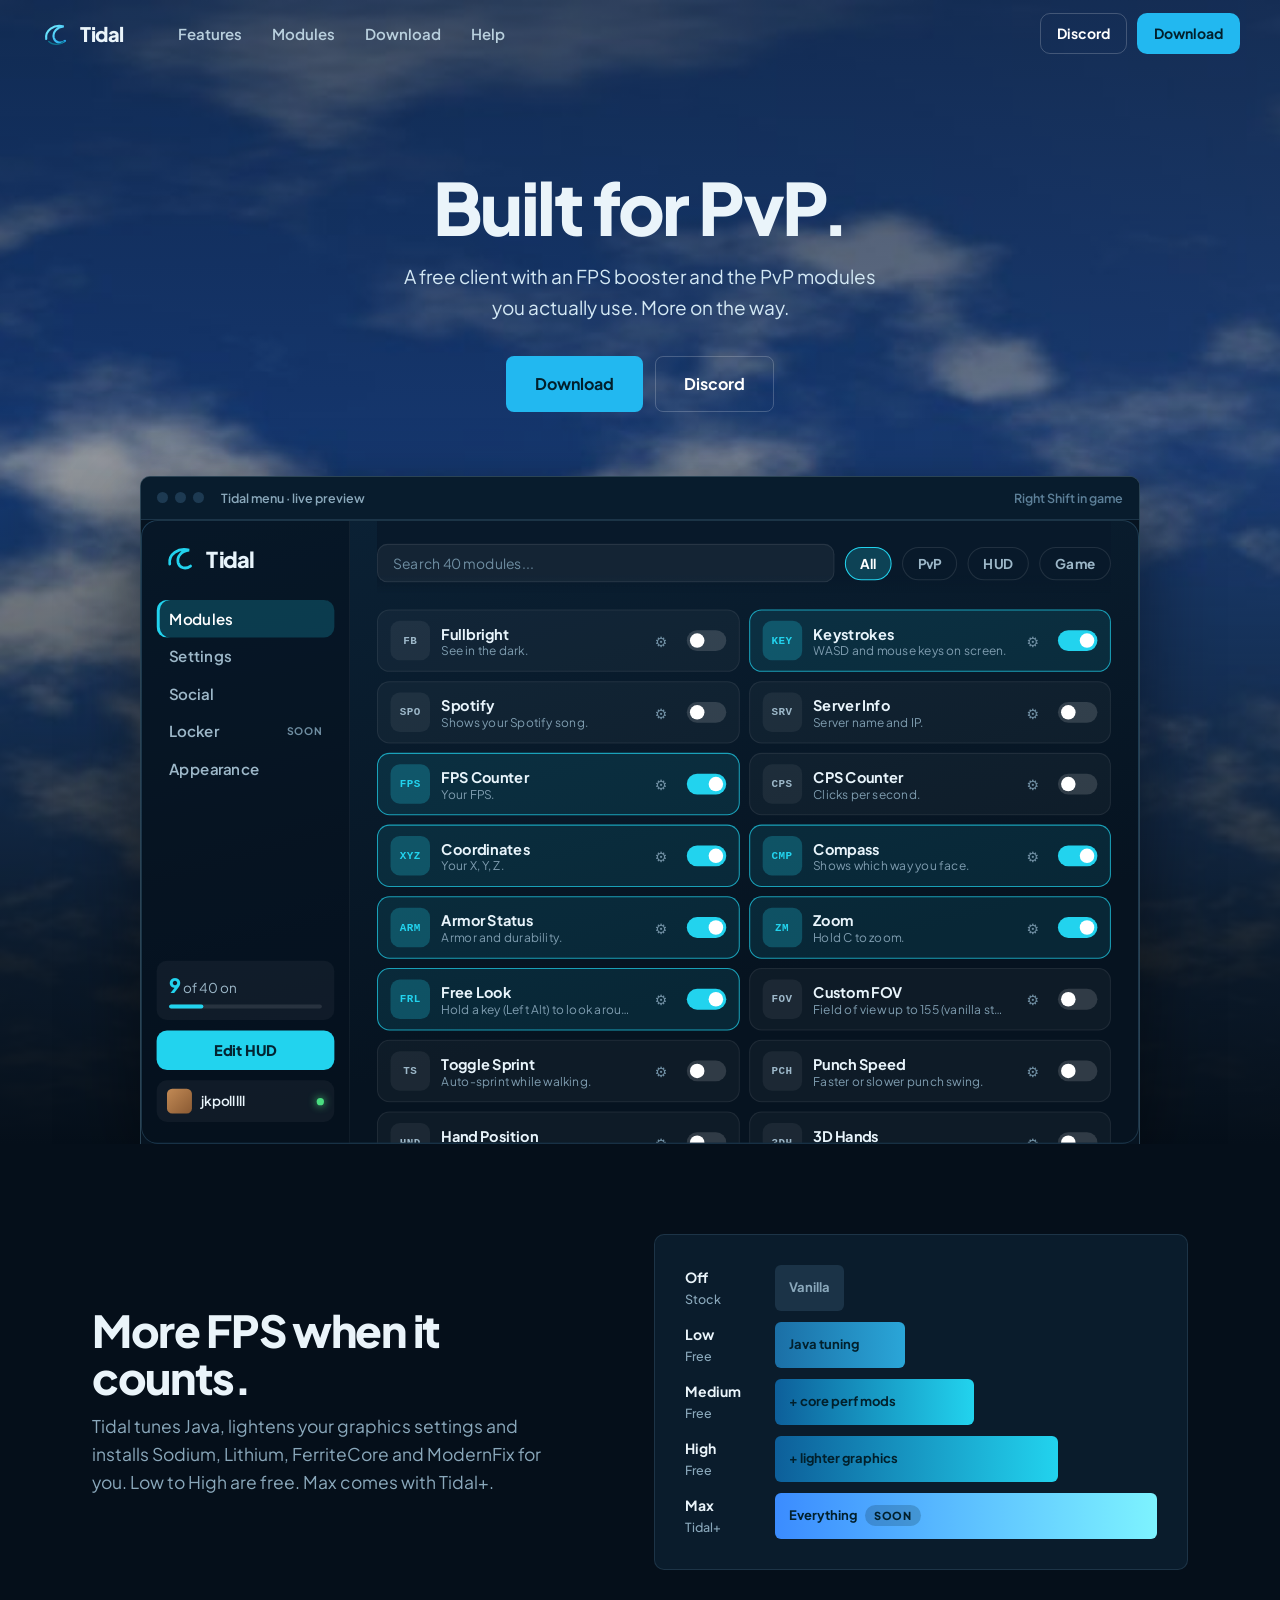
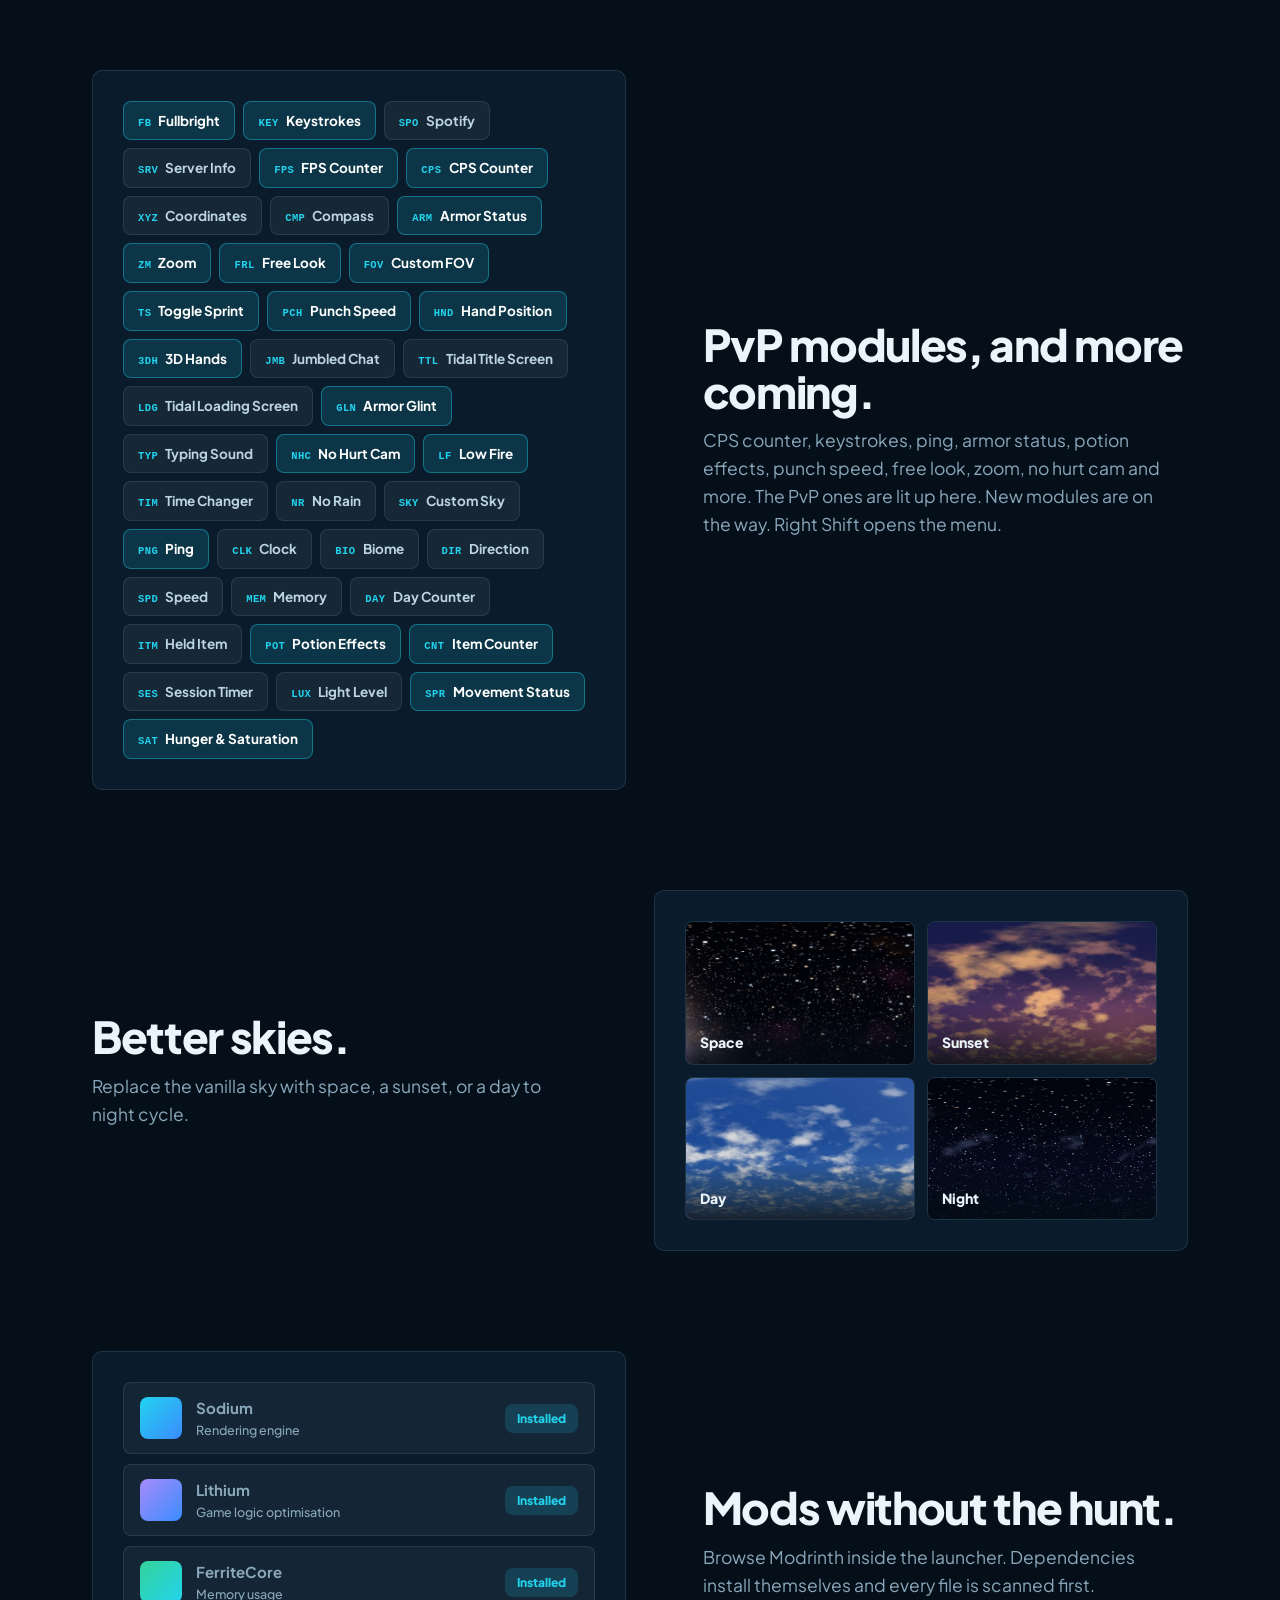
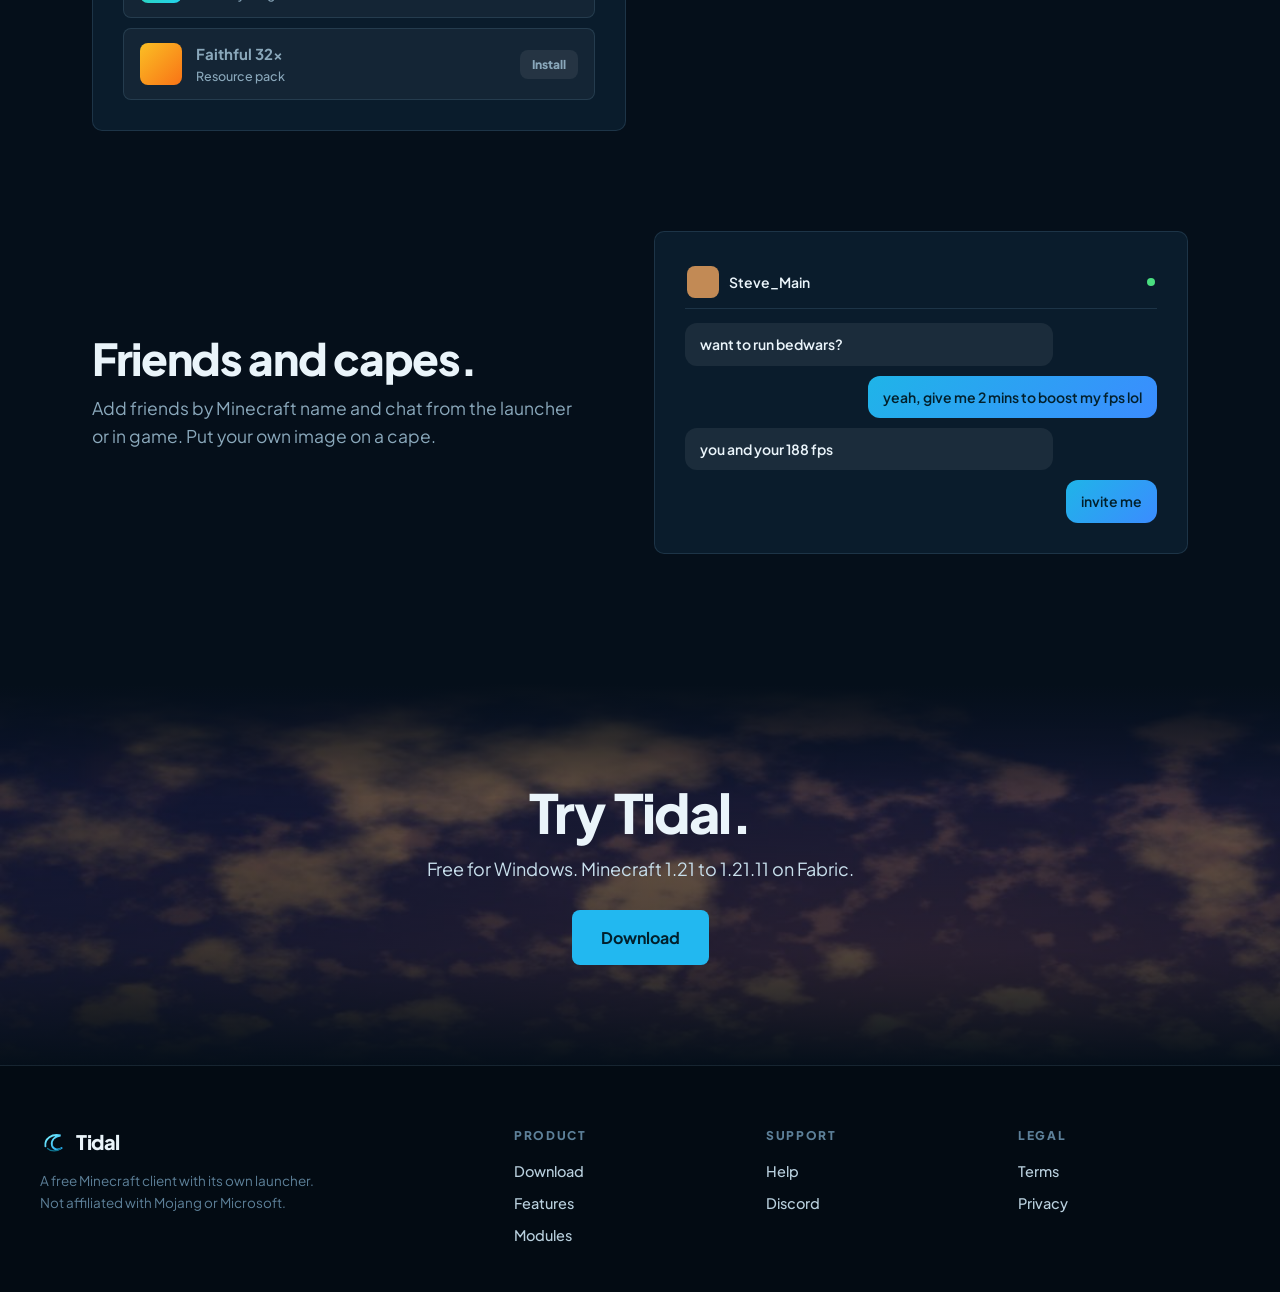
<file: index.html>
<!doctype html>
<!--
Copyright (c) 2026 Tidal Client (iitzrob). All rights reserved.
This website and its source code are proprietary. You may view them in a browser, but you may not copy, modify, redistribute, publish, or create derivative works from any part of them without written permission from the owner.
You may not feed this code or its content into any AI or machine-learning tool to rewrite, modify, clone, or train on it. Unauthorized use may be reported and removed under copyright law (DMCA).
Tidal Client is not affiliated with Mojang or Microsoft.
-->
<html lang="en"><head><meta charset="utf-8"><meta name="viewport" content="width=device-width, initial-scale=1, viewport-fit=cover"><title>Tidal Client</title><meta name="description" content="Tidal is a free PvP-focused Minecraft client with its own launcher, an FPS booster and 40 in-game modules."><link rel="icon" href="data:image/svg+xml,%3Csvg xmlns=%27http://www.w3.org/2000/svg%27 viewBox=%270 0 48 48%27%3E%3Crect width=%2748%27 height=%2748%27 rx=%279%27 fill=%27%2305080f%27/%3E%3Cpath d=%27M10 32C8 18 22 8 38 12C27 13 20 21 22 30C24 38 33 40 40 35%27 stroke=%27%2322d3ee%27 stroke-width=%273%27 fill=%27none%27 stroke-linecap=%27round%27/%3E%3C/svg%3E"><link rel="preconnect" href="https://fonts.googleapis.com"><link rel="preconnect" href="https://fonts.gstatic.com" crossorigin><link href="https://fonts.googleapis.com/css2?family=Plus+Jakarta+Sans:wght@500;600;700;800&display=swap" rel="stylesheet"><link rel="stylesheet" href="style.css"></head>
<body data-root="" data-page="home"><div id="load"></div>
<header class="hero"><div class="wrap">
<h1>Built for PvP.</h1>
<p class="sub">A free client with an FPS booster and the PvP modules you actually use. More on the way.</p>
<div class="row"><a class="btn pri lg" href="download/">Download</a><a class="btn lg" data-dc>Discord</a></div>
<div class="stage"><div class="win"><div class="bar"><i></i><i></i><i></i><span>Tidal menu · live preview</span><b>Right Shift in game</b></div><iframe class="demo" src="shots/demo.html" title="Interactive Tidal menu" loading="lazy"></iframe></div></div>
</div></header>

<section class="feat" id="features"><div class="wrap">

<div class="fr rv"><div class="tx"><h2>More FPS when it counts.</h2><p>Tidal tunes Java, lightens your graphics settings and installs Sodium, Lithium, FerriteCore and ModernFix for you. Low to High are free. Max comes with Tidal+.</p>
</div>
<div class="vis"><div class="lv"><div class="l0"><span>Off<small>Stock</small></span><i>Vanilla</i></div><div class="l1"><span>Low<small>Free</small></span><i>Java tuning</i></div><div class="l2"><span>Medium<small>Free</small></span><i>+ core perf mods</i></div><div class="l3"><span>High<small>Free</small></span><i>+ lighter graphics</i></div><div class="l4"><span>Max<small>Tidal+</small></span><i>Everything<span class="badge">SOON</span></i></div></div></div></div>

<div class="fr rev rv" id="modules"><div class="tx"><h2>PvP modules, and more coming.</h2><p>CPS counter, keystrokes, ping, armor status, potion effects, punch speed, free look, zoom, no hurt cam and more. The PvP ones are lit up here. New modules are on the way. Right Shift opens the menu.</p>
</div>
<div class="vis"><div class="chips"><span class="on"><b>FB</b>Fullbright</span><span class="on"><b>KEY</b>Keystrokes</span><span class=""><b>SPO</b>Spotify</span><span class=""><b>SRV</b>Server Info</span><span class="on"><b>FPS</b>FPS Counter</span><span class="on"><b>CPS</b>CPS Counter</span><span class=""><b>XYZ</b>Coordinates</span><span class=""><b>CMP</b>Compass</span><span class="on"><b>ARM</b>Armor Status</span><span class="on"><b>ZM</b>Zoom</span><span class="on"><b>FRL</b>Free Look</span><span class="on"><b>FOV</b>Custom FOV</span><span class="on"><b>TS</b>Toggle Sprint</span><span class="on"><b>PCH</b>Punch Speed</span><span class="on"><b>HND</b>Hand Position</span><span class="on"><b>3DH</b>3D Hands</span><span class=""><b>JMB</b>Jumbled Chat</span><span class=""><b>TTL</b>Tidal Title Screen</span><span class=""><b>LDG</b>Tidal Loading Screen</span><span class="on"><b>GLN</b>Armor Glint</span><span class=""><b>TYP</b>Typing Sound</span><span class="on"><b>NHC</b>No Hurt Cam</span><span class="on"><b>LF</b>Low Fire</span><span class=""><b>TIM</b>Time Changer</span><span class=""><b>NR</b>No Rain</span><span class=""><b>SKY</b>Custom Sky</span><span class="on"><b>PNG</b>Ping</span><span class=""><b>CLK</b>Clock</span><span class=""><b>BIO</b>Biome</span><span class=""><b>DIR</b>Direction</span><span class=""><b>SPD</b>Speed</span><span class=""><b>MEM</b>Memory</span><span class=""><b>DAY</b>Day Counter</span><span class=""><b>ITM</b>Held Item</span><span class="on"><b>POT</b>Potion Effects</span><span class="on"><b>CNT</b>Item Counter</span><span class=""><b>SES</b>Session Timer</span><span class=""><b>LUX</b>Light Level</span><span class="on"><b>SPR</b>Movement Status</span><span class="on"><b>SAT</b>Hunger & Saturation</span></div></div></div>

<div class="fr rv"><div class="tx"><h2>Better skies.</h2><p>Replace the vanilla sky with space, a sunset, or a day to night cycle.</p>
</div>
<div class="vis"><div class="skies"><figure><img src="img/sky1.jpg" alt="Space sky" loading="lazy"><figcaption>Space</figcaption></figure><figure><img src="img/sky2.jpg" alt="Sunset sky" loading="lazy"><figcaption>Sunset</figcaption></figure><figure><img src="img/sky3.jpg" alt="Day sky" loading="lazy"><figcaption>Day</figcaption></figure><figure><img src="img/sky3n.jpg" alt="Night sky" loading="lazy"><figcaption>Night</figcaption></figure></div></div></div>

<div class="fr rev rv"><div class="tx"><h2>Mods without the hunt.</h2><p>Browse Modrinth inside the launcher. Dependencies install themselves and every file is scanned first.</p>
</div>
<div class="vis"><div class="mc"><div><i></i><span><b>Sodium</b>Rendering engine</span><u>Installed</u></div><div><i style="background:linear-gradient(135deg,#a78bfa,#3b8cff)"></i><span><b>Lithium</b>Game logic optimisation</span><u>Installed</u></div><div><i style="background:linear-gradient(135deg,#34d399,#22d3ee)"></i><span><b>FerriteCore</b>Memory usage</span><u>Installed</u></div><div><i style="background:linear-gradient(135deg,#fbbf24,#f97316)"></i><span><b>Faithful 32x</b>Resource pack</span><u class="d">Install</u></div></div></div></div>

<div class="fr rv"><div class="tx"><h2>Friends and capes.</h2><p>Add friends by Minecraft name and chat from the launcher or in game. Put your own image on a cape.</p>
</div>
<div class="vis"><div class="chat"><div class="who"><i></i>Steve_Main<em></em></div><p>want to run bedwars?</p><p class="me">yeah, give me 2 mins to boost my fps lol</p><p>you and your 188 fps</p><p class="me">invite me</p></div></div></div>

</div></section>

<section class="cta"><div class="wrap"><h2>Try Tidal.</h2><p>Free for Windows. Minecraft 1.21 to 1.21.11 on Fabric.</p><div class="row"><a class="btn pri lg" href="download/">Download</a></div></div></section>
<script src="app.js?v=3"></script></body></html>
</file>
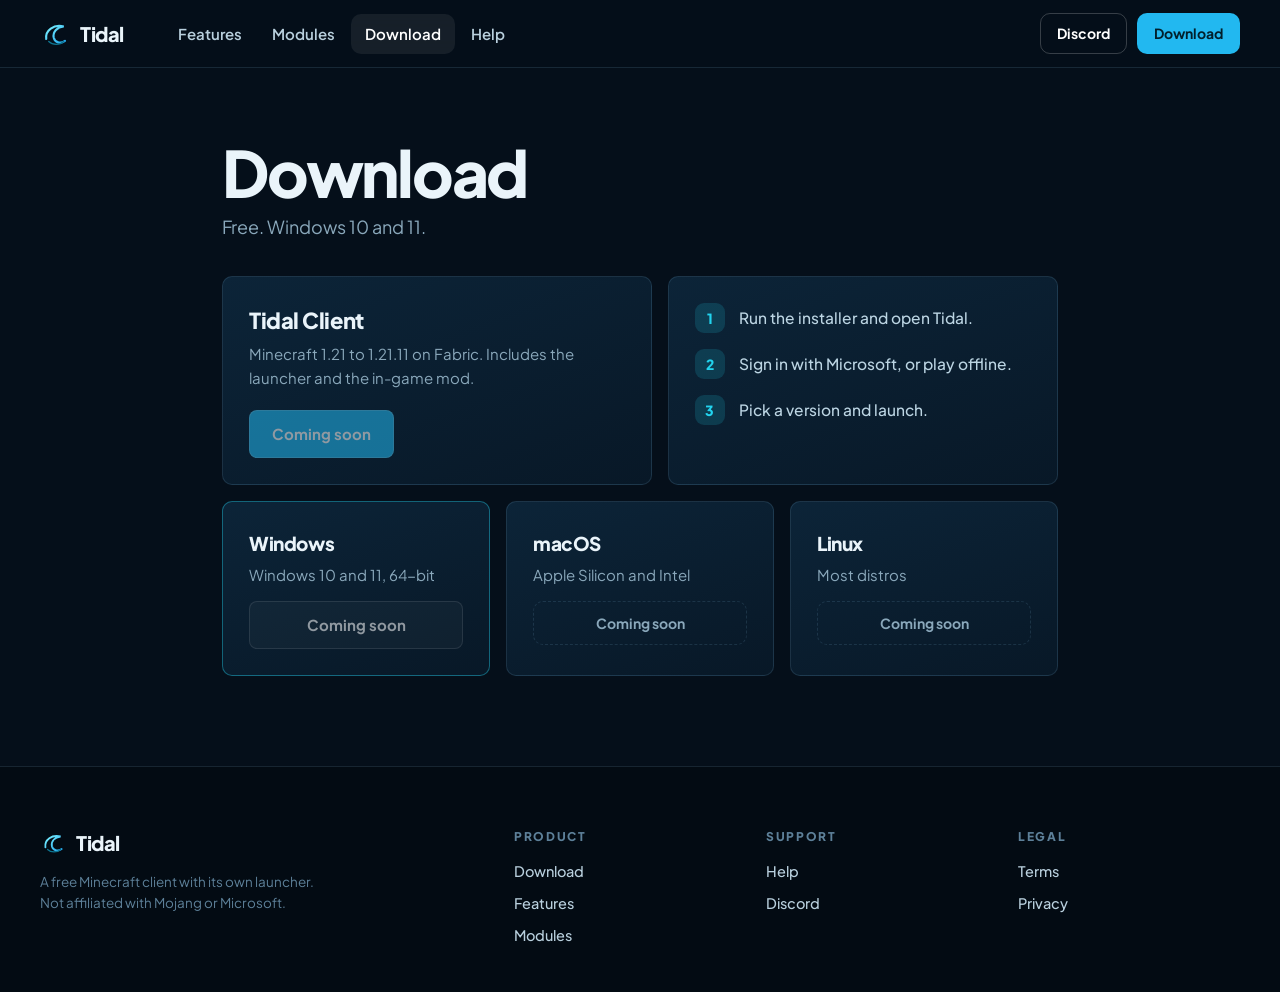
<file: download/index.html>
<!doctype html>
<!--
Copyright (c) 2026 Tidal Client (iitzrob). All rights reserved.
This website and its source code are proprietary. You may view them in a browser, but you may not copy, modify, redistribute, publish, or create derivative works from any part of them without written permission from the owner.
You may not feed this code or its content into any AI or machine-learning tool to rewrite, modify, clone, or train on it. Unauthorized use may be reported and removed under copyright law (DMCA).
Tidal Client is not affiliated with Mojang or Microsoft.
-->
<html lang="en"><head><meta charset="utf-8"><meta name="viewport" content="width=device-width, initial-scale=1, viewport-fit=cover"><title>Download | Tidal Client</title><link rel="icon" href="data:image/svg+xml,%3Csvg xmlns=%27http://www.w3.org/2000/svg%27 viewBox=%270 0 48 48%27%3E%3Crect width=%2748%27 height=%2748%27 rx=%279%27 fill=%27%2305080f%27/%3E%3Cpath d=%27M10 32C8 18 22 8 38 12C27 13 20 21 22 30C24 38 33 40 40 35%27 stroke=%27%2322d3ee%27 stroke-width=%273%27 fill=%27none%27 stroke-linecap=%27round%27/%3E%3C/svg%3E"><link rel="stylesheet" href="../style.css"></head>
<body data-root="../" data-page="download"><div id="load"></div><main><div class="pgh"><h1>Download</h1><p>Free. Windows 10 and 11.</p></div>
<div class="dgrid"><div class="box2"><h3>Tidal Client</h3><p>Minecraft 1.21 to 1.21.11 on Fabric. Includes the launcher and the in-game mod.</p><a class="btn pri" data-dl>Download installer</a></div>
<div class="box2"><ol class="steps"><li><b>1</b><span>Run the installer and open Tidal.</span></li><li><b>2</b><span>Sign in with Microsoft, or play offline.</span></li><li><b>3</b><span>Pick a version and launch.</span></li></ol></div></div>
<div class="os"><div class="box2" style="border-color:rgba(34,211,238,.4)"><h3>Windows</h3><p>Windows 10 and 11, 64-bit</p><a class="btn" data-dl>Download</a></div>
<div class="box2"><h3>macOS</h3><p>Apple Silicon and Intel</p><span class="soon">Coming soon</span></div>
<div class="box2"><h3>Linux</h3><p>Most distros</p><span class="soon">Coming soon</span></div></div></main><script src="../app.js?v=2"></script></body></html>
</file>
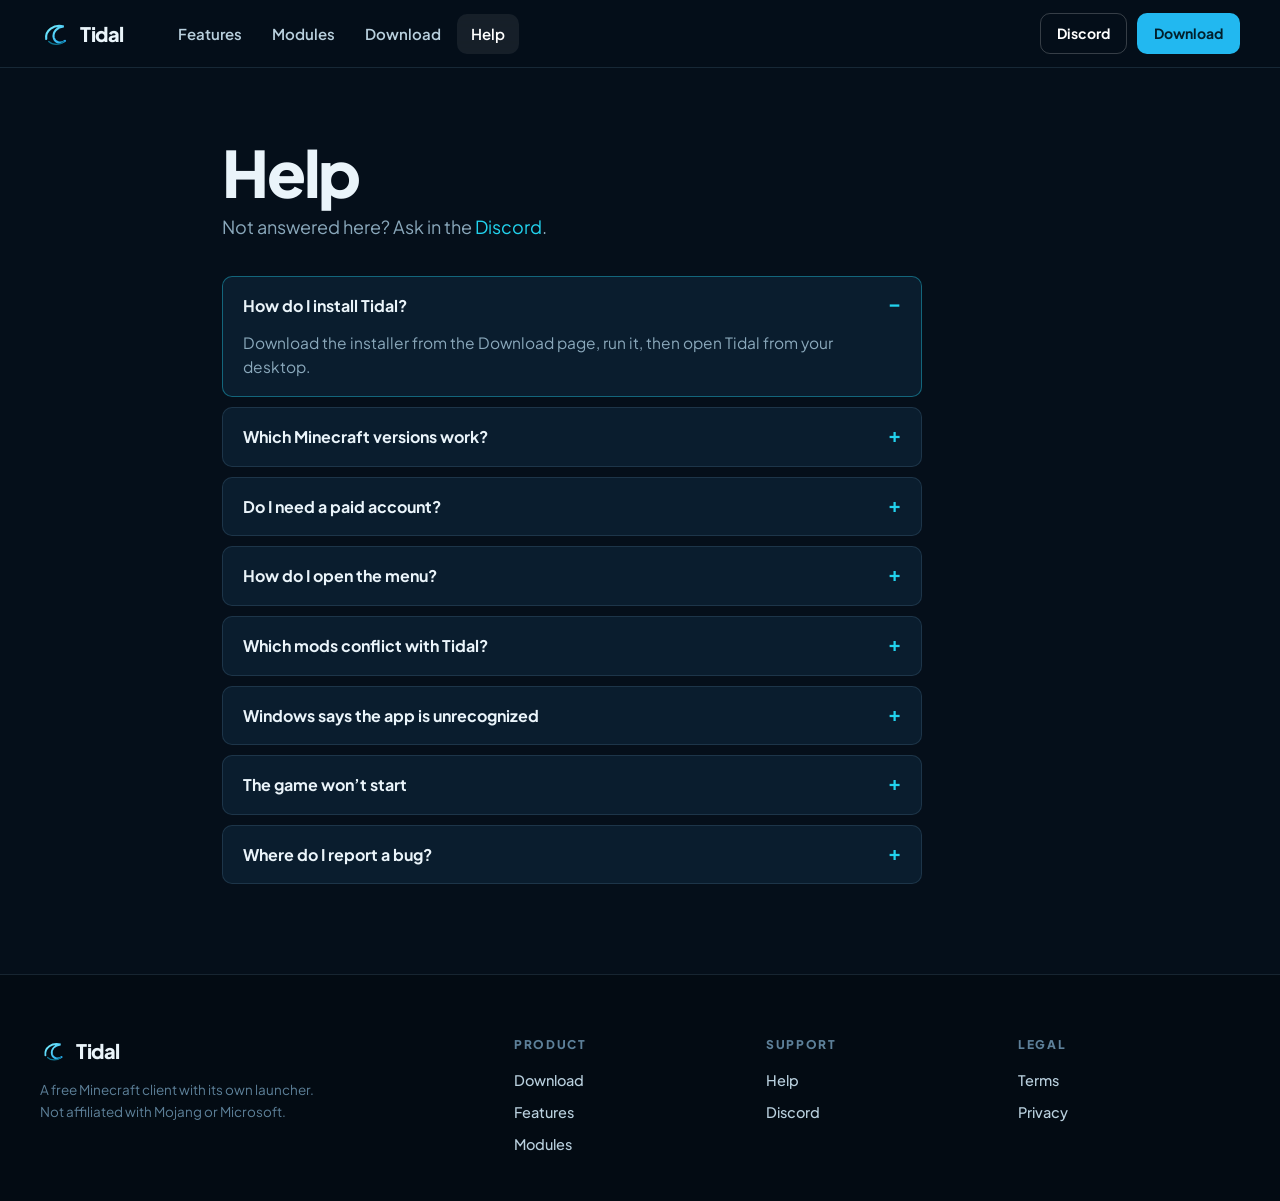
<file: help/index.html>
<!doctype html>
<!--
Copyright (c) 2026 Tidal Client (iitzrob). All rights reserved.
This website and its source code are proprietary. You may view them in a browser, but you may not copy, modify, redistribute, publish, or create derivative works from any part of them without written permission from the owner.
You may not feed this code or its content into any AI or machine-learning tool to rewrite, modify, clone, or train on it. Unauthorized use may be reported and removed under copyright law (DMCA).
Tidal Client is not affiliated with Mojang or Microsoft.
-->
<html lang="en"><head><meta charset="utf-8"><meta name="viewport" content="width=device-width, initial-scale=1, viewport-fit=cover"><title>Help | Tidal Client</title><link rel="icon" href="data:image/svg+xml,%3Csvg xmlns=%27http://www.w3.org/2000/svg%27 viewBox=%270 0 48 48%27%3E%3Crect width=%2748%27 height=%2748%27 rx=%279%27 fill=%27%2305080f%27/%3E%3Cpath d=%27M10 32C8 18 22 8 38 12C27 13 20 21 22 30C24 38 33 40 40 35%27 stroke=%27%2322d3ee%27 stroke-width=%273%27 fill=%27none%27 stroke-linecap=%27round%27/%3E%3C/svg%3E"><link rel="stylesheet" href="../style.css"></head>
<body data-root="../" data-page="help"><div id="load"></div><main><div class="pgh"><h1>Help</h1><p>Not answered here? Ask in the <a data-dc>Discord</a>.</p></div><div class="faq"><details open><summary>How do I install Tidal?</summary><p>Download the installer from the Download page, run it, then open Tidal from your desktop.</p></details><details><summary>Which Minecraft versions work?</summary><p>Minecraft 1.21 to 1.21.11 on the Fabric profile.</p></details><details><summary>Do I need a paid account?</summary><p>Online servers need a Microsoft account that owns Minecraft. Offline accounts work for singleplayer.</p></details><details><summary>How do I open the menu?</summary><p>Press Right Shift in game. You can change the key from the menu.</p></details><details><summary>Which mods conflict with Tidal?</summary><p>Tidal removes a conflicting mod (for example VulkanMod next to Sodium) and tells you which one. Remove the other mod and re-enable the one you want.</p></details><details><summary>Windows says the app is unrecognized</summary><p>Small apps often trigger this. Choose More info, then Run anyway, but only if you got the installer from this site.</p></details><details><summary>The game won’t start</summary><p>Use the Fabric profile, pick a version from 1.21 to 1.21.11, and restart the launcher. If it still fails, send your game log in the Discord.</p></details><details><summary>Where do I report a bug?</summary><p>In the Discord server. Include your game log if you have one.</p></details></div></main><script src="../app.js?v=2"></script></body></html>
</file>
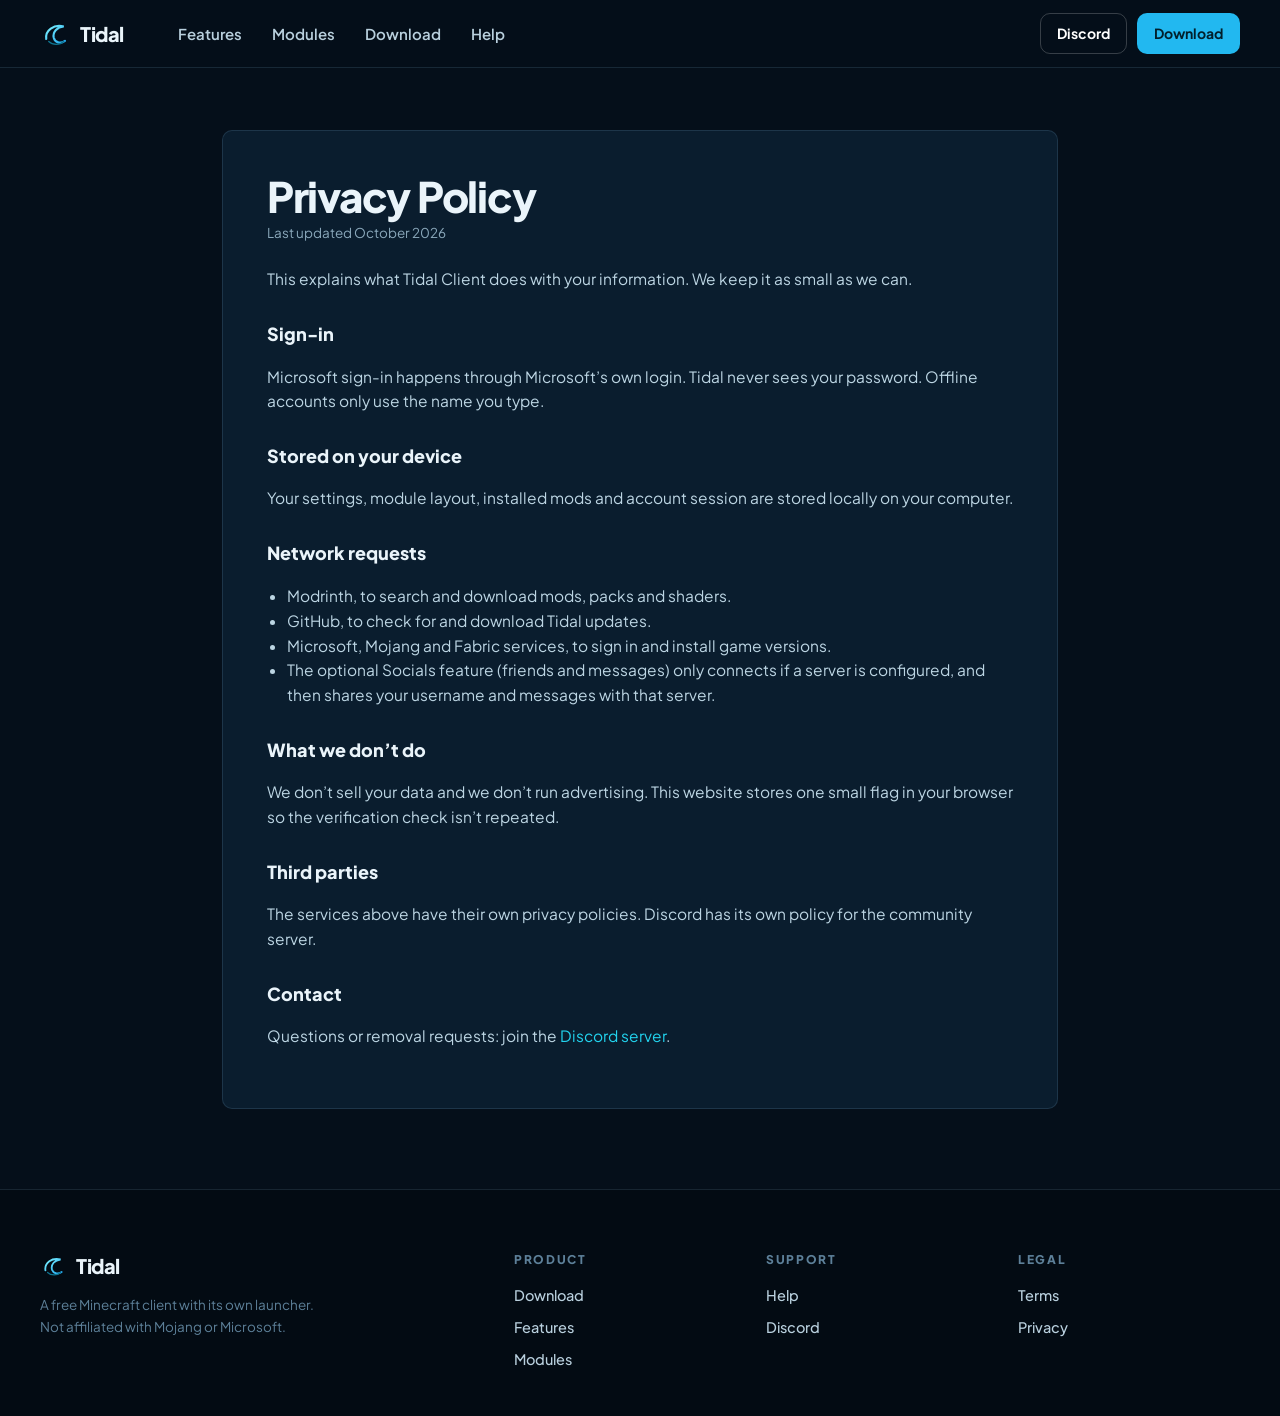
<file: privacy/index.html>
<!doctype html>
<!--
Copyright (c) 2026 Tidal Client (iitzrob). All rights reserved.
This website and its source code are proprietary. You may view them in a browser, but you may not copy, modify, redistribute, publish, or create derivative works from any part of them without written permission from the owner.
You may not feed this code or its content into any AI or machine-learning tool to rewrite, modify, clone, or train on it. Unauthorized use may be reported and removed under copyright law (DMCA).
Tidal Client is not affiliated with Mojang or Microsoft.
-->
<html lang="en"><head><meta charset="utf-8"><meta name="viewport" content="width=device-width, initial-scale=1, viewport-fit=cover"><title>Privacy Policy | Tidal Client</title><link rel="icon" href="data:image/svg+xml,%3Csvg xmlns=%27http://www.w3.org/2000/svg%27 viewBox=%270 0 48 48%27%3E%3Crect width=%2748%27 height=%2748%27 rx=%279%27 fill=%27%2305080f%27/%3E%3Cpath d=%27M10 32C8 18 22 8 38 12C27 13 20 21 22 30C24 38 33 40 40 35%27 stroke=%27%2322d3ee%27 stroke-width=%273%27 fill=%27none%27 stroke-linecap=%27round%27/%3E%3C/svg%3E"><link rel="stylesheet" href="../style.css"></head>
<body data-root="../" data-page="privacy"><div id="load"></div><main><div class="doc"><h1>Privacy Policy</h1><div class="up">Last updated October 2026</div>
<p>This explains what Tidal Client does with your information. We keep it as small as we can.</p>
<h3>Sign-in</h3><p>Microsoft sign-in happens through Microsoft’s own login. Tidal never sees your password. Offline accounts only use the name you type.</p>
<h3>Stored on your device</h3><p>Your settings, module layout, installed mods and account session are stored locally on your computer.</p>
<h3>Network requests</h3><ul><li>Modrinth, to search and download mods, packs and shaders.</li><li>GitHub, to check for and download Tidal updates.</li><li>Microsoft, Mojang and Fabric services, to sign in and install game versions.</li><li>The optional Socials feature (friends and messages) only connects if a server is configured, and then shares your username and messages with that server.</li></ul>
<h3>What we don’t do</h3><p>We don’t sell your data and we don’t run advertising. This website stores one small flag in your browser so the verification check isn’t repeated.</p>
<h3>Third parties</h3><p>The services above have their own privacy policies. Discord has its own policy for the community server.</p>
<h3>Contact</h3><p>Questions or removal requests: join the <a class="l" data-dc>Discord server</a>.</p></div></main><script src="../app.js?v=2"></script></body></html>
</file>
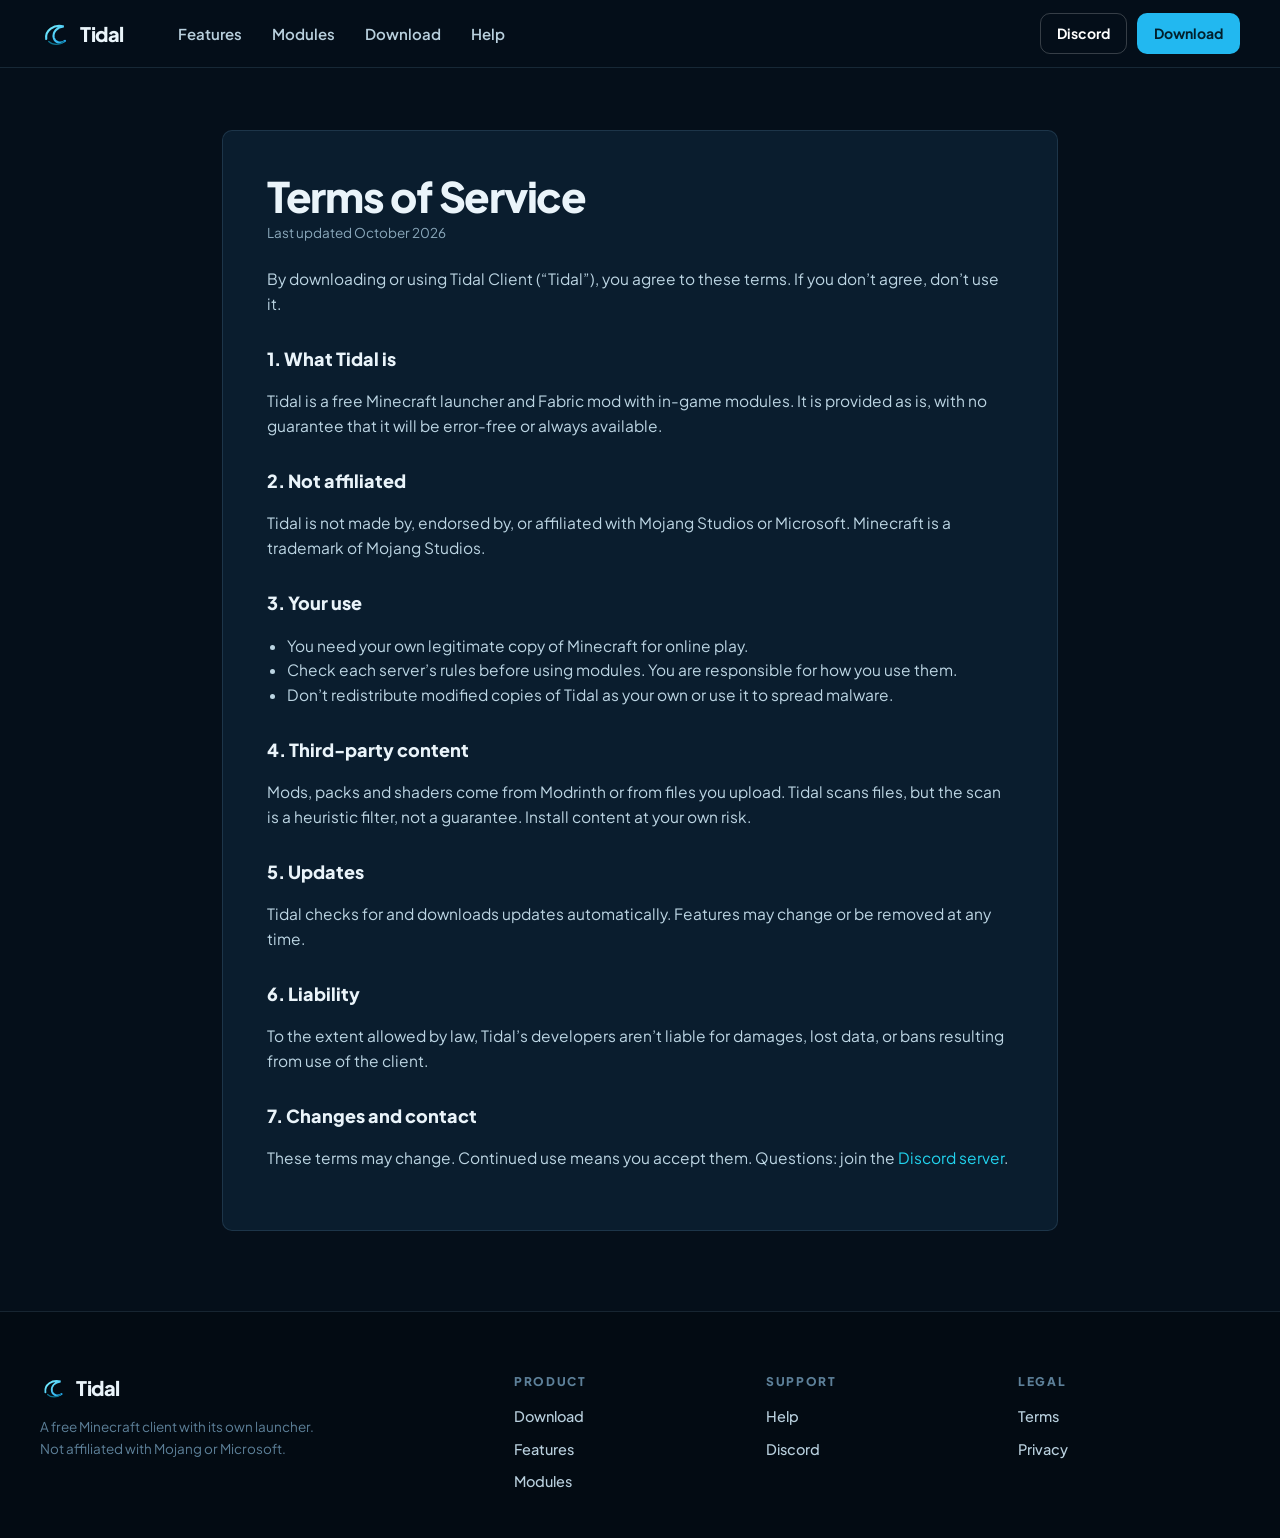
<file: terms/index.html>
<!doctype html>
<!--
Copyright (c) 2026 Tidal Client (iitzrob). All rights reserved.
This website and its source code are proprietary. You may view them in a browser, but you may not copy, modify, redistribute, publish, or create derivative works from any part of them without written permission from the owner.
You may not feed this code or its content into any AI or machine-learning tool to rewrite, modify, clone, or train on it. Unauthorized use may be reported and removed under copyright law (DMCA).
Tidal Client is not affiliated with Mojang or Microsoft.
-->
<html lang="en"><head><meta charset="utf-8"><meta name="viewport" content="width=device-width, initial-scale=1, viewport-fit=cover"><title>Terms of Service | Tidal Client</title><link rel="icon" href="data:image/svg+xml,%3Csvg xmlns=%27http://www.w3.org/2000/svg%27 viewBox=%270 0 48 48%27%3E%3Crect width=%2748%27 height=%2748%27 rx=%279%27 fill=%27%2305080f%27/%3E%3Cpath d=%27M10 32C8 18 22 8 38 12C27 13 20 21 22 30C24 38 33 40 40 35%27 stroke=%27%2322d3ee%27 stroke-width=%273%27 fill=%27none%27 stroke-linecap=%27round%27/%3E%3C/svg%3E"><link rel="stylesheet" href="../style.css"></head>
<body data-root="../" data-page="terms"><div id="load"></div><main><div class="doc"><h1>Terms of Service</h1><div class="up">Last updated October 2026</div>
<p>By downloading or using Tidal Client (“Tidal”), you agree to these terms. If you don’t agree, don’t use it.</p>
<h3>1. What Tidal is</h3><p>Tidal is a free Minecraft launcher and Fabric mod with in-game modules. It is provided as is, with no guarantee that it will be error-free or always available.</p>
<h3>2. Not affiliated</h3><p>Tidal is not made by, endorsed by, or affiliated with Mojang Studios or Microsoft. Minecraft is a trademark of Mojang Studios.</p>
<h3>3. Your use</h3><ul><li>You need your own legitimate copy of Minecraft for online play.</li><li>Check each server’s rules before using modules. You are responsible for how you use them.</li><li>Don’t redistribute modified copies of Tidal as your own or use it to spread malware.</li></ul>
<h3>4. Third-party content</h3><p>Mods, packs and shaders come from Modrinth or from files you upload. Tidal scans files, but the scan is a heuristic filter, not a guarantee. Install content at your own risk.</p>
<h3>5. Updates</h3><p>Tidal checks for and downloads updates automatically. Features may change or be removed at any time.</p>
<h3>6. Liability</h3><p>To the extent allowed by law, Tidal’s developers aren’t liable for damages, lost data, or bans resulting from use of the client.</p>
<h3>7. Changes and contact</h3><p>These terms may change. Continued use means you accept them. Questions: join the <a class="l" data-dc>Discord server</a>.</p></div></main><script src="../app.js?v=2"></script></body></html>
</file>
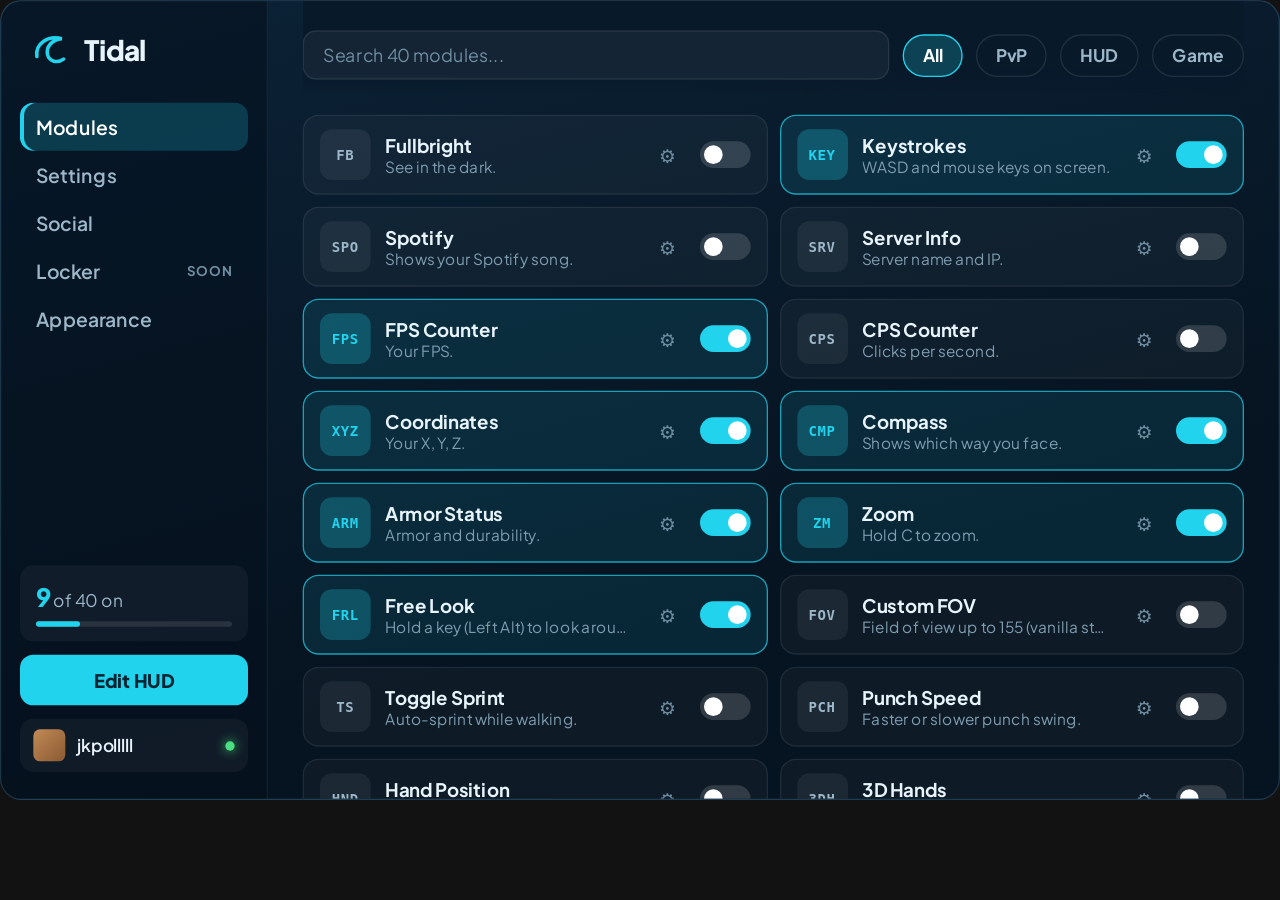
<file: shots/demo.html>
<!doctype html><html lang="en"><head><meta charset="utf-8"><meta name="viewport" content="width=device-width,initial-scale=1"><title>Tidal menu</title><link rel="preconnect" href="https://fonts.googleapis.com"><link href="https://fonts.googleapis.com/css2?family=Plus+Jakarta+Sans:wght@500;600;700;800&display=swap" rel="stylesheet"><style>
:root{--a:#22d3ee;color-scheme:dark}
*{box-sizing:border-box;margin:0}
html,body{height:100%;background:transparent;font-family:"Plus Jakarta Sans",system-ui,-apple-system,"Segoe UI",sans-serif;color:#e8f4fb;overflow:hidden}
#box{position:relative;width:100%;height:100%}
#st{position:absolute;left:0;top:0;width:960px;height:600px;transform-origin:0 0;border-radius:16px;overflow:hidden;background:linear-gradient(165deg,#0b2236,#061320 70%);border:1px solid rgba(120,200,240,.18);user-select:none}
.sb{position:absolute;left:0;top:0;bottom:0;width:200px;padding:20px 14px;background:rgba(4,16,28,.55);border-right:1px solid rgba(255,255,255,.06);display:flex;flex-direction:column;gap:4px}
.lg{display:flex;align-items:center;gap:10px;font-size:21px;font-weight:800;letter-spacing:-.02em;margin:0 6px 20px}.lg svg{width:32px;height:32px;stroke:var(--a)}
.nv{display:flex;align-items:center;gap:10px;padding:9px 12px;border-radius:10px;cursor:pointer;font-size:14.5px;font-weight:600;color:#9db8c9;transition:.12s}
.nv:hover{background:rgba(255,255,255,.05);color:#fff}
.nv.on{background:color-mix(in srgb,var(--a) 20%,transparent);color:#fff;box-shadow:inset 3px 0 0 var(--a)}
.nv small{margin-left:auto;font-size:10px;font-weight:700;letter-spacing:.06em;color:#6f8ea2}
.sp{flex:1}
.cnt{padding:11px 12px;border-radius:10px;background:rgba(255,255,255,.045);font-size:13px;color:#9db8c9}.cnt b{color:var(--a);font-size:19px;font-weight:800}
.bar{height:4px;border-radius:2px;background:rgba(255,255,255,.1);margin-top:7px}.bar i{display:block;height:100%;border-radius:2px;background:var(--a);transition:width .2s}
.eh{margin-top:6px;padding:10px;text-align:center;border-radius:10px;background:var(--a);color:#032432;cursor:pointer;font-weight:800;font-size:14px}.eh:hover{filter:brightness(1.1)}
.us{margin-top:6px;padding:8px 10px;border-radius:10px;background:rgba(255,255,255,.045);font-size:13px;font-weight:600;display:flex;gap:9px;align-items:center}.us i{width:24px;height:24px;border-radius:5px;background:linear-gradient(135deg,#c28a55,#8a5a33)}
.us em{margin-left:auto;width:7px;height:7px;border-radius:50%;background:#4ade80;box-shadow:0 0 8px #4ade80}
.mn{position:absolute;left:200px;right:0;top:0;bottom:0;padding:22px 26px;overflow-y:auto}
.mn::-webkit-scrollbar{width:8px}.mn::-webkit-scrollbar-thumb{background:rgba(255,255,255,.14);border-radius:4px}
.tp{display:flex;gap:10px;align-items:center;margin-bottom:16px;position:sticky;top:-22px;margin-top:-22px;padding:22px 0 10px;background:linear-gradient(#08192a 75%,transparent);z-index:3}
.tp input{flex:1;background:rgba(255,255,255,.05);border:1px solid rgba(255,255,255,.08);border-radius:10px;padding:9px 14px;outline:0;color:#fff;font:600 14px inherit;font-family:inherit}
.tp input:focus{border-color:var(--a)}.tp input::placeholder{color:#6f8ea2}
.ch{padding:7px 14px;border-radius:99px;border:1px solid rgba(255,255,255,.1);font-size:13px;font-weight:700;color:#9db8c9;cursor:pointer}
.ch.on{border-color:var(--a);background:color-mix(in srgb,var(--a) 22%,transparent);color:#fff}
.gr{display:grid;grid-template-columns:minmax(0,1fr) minmax(0,1fr);gap:9px;padding-bottom:6px}
.md{min-width:0;display:flex;align-items:center;gap:11px;padding:10px 12px;border-radius:12px;background:rgba(255,255,255,.035);border:1px solid rgba(255,255,255,.07);cursor:pointer;transition:.12s}
.md:hover{background:rgba(255,255,255,.065)}
.md.on{border-color:color-mix(in srgb,var(--a) 70%,transparent);background:color-mix(in srgb,var(--a) 11%,transparent)}
.ic{width:38px;height:38px;flex:none;border-radius:9px;background:rgba(255,255,255,.06);display:grid;place-items:center;font:800 10.5px/1 ui-monospace,Consolas,monospace;letter-spacing:.04em;color:#9db8c9}
.md.on .ic{background:color-mix(in srgb,var(--a) 24%,transparent);color:var(--a)}
.tx{flex:1;min-width:0}.tx b{display:block;font-size:14px;font-weight:700}.tx span{display:block;font-size:11.5px;color:#7f9db0;white-space:nowrap;overflow:hidden;text-overflow:ellipsis}
.gear{width:26px;height:26px;border-radius:7px;display:grid;place-items:center;color:#6f8ea2;font-size:14px;flex:none}.gear:hover{background:rgba(255,255,255,.1);color:#fff}
.tg{width:38px;height:20px;border-radius:99px;background:rgba(255,255,255,.14);position:relative;transition:.15s;flex:none}.tg:after{content:"";position:absolute;top:3px;left:3px;width:14px;height:14px;border-radius:50%;background:#fff;transition:.15s}
.on>.tg,.tg.on{background:var(--a)}.on>.tg:after,.tg.on:after{left:21px}
h2{font-size:21px;font-weight:800;margin-bottom:14px;letter-spacing:-.01em}
.pv{display:grid;grid-template-columns:repeat(3,1fr);gap:12px;margin-bottom:22px}
.pv div{height:118px;border-radius:12px;border:1px solid rgba(255,255,255,.1);position:relative;overflow:hidden;background:#0a1a28}
.pv small{position:absolute;bottom:0;left:0;right:0;text-align:center;padding:5px;font-size:12px;font-weight:700;background:rgba(3,10,18,.85)}
.m1{background:linear-gradient(#1a4a8a,#6bb7e8 55%,var(--a) 56%)!important}
.m1:before{content:"";position:absolute;left:30%;right:30%;top:34%;height:28px;background:repeating-linear-gradient(#fffc 0 3px,transparent 3px 6px)}
.m2:before,.m3:before{content:"";position:absolute;inset:14px 28px 32px;background:repeating-linear-gradient(transparent 0 8px,color-mix(in srgb,var(--a) 75%,#fff) 8px 10px);border-radius:4px}
.m3:before{inset:14px 12px 32px;background:repeating-linear-gradient(90deg,transparent 0 40px,#fff2 40px 42px),repeating-linear-gradient(transparent 0 34px,#fff2 34px 36px)}
.ap{display:flex;gap:26px;align-items:flex-start}
.wh{width:160px;height:160px;border-radius:50%;background:conic-gradient(red,yellow,lime,cyan,blue,magenta,red);position:relative;cursor:crosshair;flex:none}
.wh:after{content:"";position:absolute;inset:0;border-radius:50%;background:radial-gradient(#fff,#fff0 70%);pointer-events:none}
.sw{display:flex;gap:9px;margin:10px 0 14px;flex-wrap:wrap}.sw i{width:32px;height:32px;border-radius:8px;cursor:pointer;border:2px solid transparent}.sw i:hover{border-color:#fff}
.hx{font-weight:800;font-size:15px}.hx i{display:inline-block;width:13px;height:13px;border-radius:4px;background:var(--a);vertical-align:-2px;margin-right:7px}
.rs{margin-top:14px;display:inline-block;padding:6px 18px;border:1px solid #fff4;border-radius:99px;cursor:pointer;font-size:13px;font-weight:700}
.sub{font-size:13px;color:#7f9db0}
.fr{display:flex;align-items:center;gap:12px;padding:11px 14px;border-radius:12px;background:rgba(255,255,255,.035);border:1px solid rgba(255,255,255,.07);margin-bottom:8px;font-size:14px;font-weight:600}
.fr i{width:30px;height:30px;border-radius:7px}.fr span{margin-left:auto;font-size:12px;font-weight:600;color:#7f9db0}
.fr em{width:8px;height:8px;border-radius:50%;background:#4ade80}.fr em.o{background:#4a5d6b}.fr em.g{background:#fbbf24}
.lk{display:grid;grid-template-columns:repeat(4,1fr);gap:10px}.lk div{aspect-ratio:1;border-radius:12px;border:1px dashed rgba(255,255,255,.14);display:grid;place-items:center;text-align:center;font-size:12px;font-weight:700;color:#6f8ea2}
.set{display:flex;align-items:center;justify-content:space-between;padding:13px 0;border-bottom:1px solid rgba(255,255,255,.06);font-size:14px;font-weight:600}
.set span{display:block;font-size:12px;color:#7f9db0;font-weight:500;margin-top:2px}
.seg{display:flex;gap:4px}.seg i{font-style:normal;padding:5px 12px;border-radius:8px;font-size:12.5px;font-weight:700;background:rgba(255,255,255,.06);cursor:pointer;color:#9db8c9}.seg i.on{background:var(--a);color:#032432}
/* settings drawer */
#dr{position:absolute;top:0;right:0;bottom:0;width:320px;background:rgba(5,18,30,.97);border-left:1px solid rgba(255,255,255,.1);transform:translateX(100%);transition:transform .22s ease;z-index:6;padding:22px 22px;overflow-y:auto}
#dr.on{transform:none}
#dr h3{font-size:18px;font-weight:800;margin-bottom:2px}#dr .x{position:absolute;right:16px;top:16px;cursor:pointer;color:#9db8c9;font-size:18px;width:28px;height:28px;display:grid;place-items:center;border-radius:8px}#dr .x:hover{background:rgba(255,255,255,.08)}
.row{display:flex;align-items:center;justify-content:space-between;gap:10px;padding:11px 0;border-bottom:1px solid rgba(255,255,255,.06);font-size:13.5px;font-weight:600}
.row input[type=range]{width:120px;accent-color:var(--a)}.row b{font-size:12px;color:var(--a);min-width:34px;text-align:right}
/* hud */
#hud{position:absolute;inset:0;display:none;z-index:8;background:#0b1f3a url(../img/sky3.jpg) center/cover}
#hud:before{content:"";position:absolute;left:0;right:0;bottom:0;height:150px;background:linear-gradient(#3b7a3a,#2d5a2c 40%,#4a3a28 41%)}
#hud.on{display:block}
#hud .t{position:absolute;top:14px;left:0;right:0;text-align:center;z-index:2;text-shadow:0 1px 8px #000a}#hud .t b{font-size:19px;font-weight:800}#hud .t p{font-size:13px;color:#e3f1fa;margin:2px 0 8px}
.dn{display:inline-block;padding:7px 34px;border-radius:9px;background:var(--a);color:#032432;cursor:pointer;font-weight:800;text-shadow:none}
.w{position:absolute;padding:5px 9px;border-radius:5px;background:rgba(0,0,0,.45);border:1px dashed #fffa;cursor:grab;font:600 13px/1.35 ui-monospace,Consolas,monospace;color:#fff;touch-action:none;white-space:nowrap}.w:active{cursor:grabbing}
.k{display:inline-grid;place-items:center;width:28px;height:28px;margin:2px;border-radius:4px;background:#0006;border:1px solid #fff5;font-size:12px}
.hb{position:absolute;left:50%;bottom:10px;transform:translateX(-50%);width:364px;height:40px;background:rgba(0,0,0,.45);border:2px solid #0008;display:flex;z-index:1;pointer-events:none}
.hb i{flex:1;border-right:2px solid #fff3}.hb i:first-child{outline:2px solid #fff;outline-offset:-2px}
</style></head><body><div id="box"><div id="st">
<div class="sb"><div class="lg"><svg viewBox="0 0 48 48" fill="none" stroke-width="4" stroke-linecap="round"><path d="M10 32C8 18 22 8 38 12C27 13 20 21 22 30C24 38 33 40 40 35"/></svg>Tidal</div><div id="nv"></div><div class="sp"></div>
<div class="cnt"><b id="n">9</b> of <span id="tot">40</span> on<div class="bar"><i id="br"></i></div></div><div class="eh" id="eh">Edit HUD</div><div class="us"><i></i>jkpolllll<em></em></div></div>
<div class="mn" id="mn"></div>
<div id="dr"></div>
<div id="hud"><div class="t"><b>Edit HUD</b><p>Drag any widget to move it. Esc goes back.</p><span class="dn" id="dn">Done</span></div><div class="hb"><i></i><i></i><i></i><i></i><i></i><i></i><i></i><i></i><i></i></div></div>
</div></div><script>
var M=[{"id":"fullbright","n":"Fullbright","d":"See in the dark.","c":"Game","on":false,"ab":"FB","s":[["Brightness","num",0,1,1]]},{"id":"keystrokes","n":"Keystrokes","d":"WASD and mouse keys on screen.","c":"HUD","on":true,"ab":"KEY","s":[["Show LMB / RMB","bool",null,null,true],["Show space bar","bool",null,null,true]]},{"id":"spotify","n":"Spotify","d":"Shows your Spotify song.","c":"HUD","on":false,"ab":"SPO","s":[["Show artist","bool",null,null,true],["Show controls","bool",null,null,true]]},{"id":"server","n":"Server Info","d":"Server name and IP.","c":"HUD","on":false,"ab":"SRV","s":[["Show icon","bool",null,null,true],["Show name","bool",null,null,true],["Show IP","bool",null,null,true],["Show port","bool",null,null,true]]},{"id":"fps","n":"FPS Counter","d":"Your FPS.","c":"HUD","on":true,"ab":"FPS","s":[]},{"id":"cps","n":"CPS Counter","d":"Clicks per second.","c":"HUD","on":false,"ab":"CPS","s":[]},{"id":"coords","n":"Coordinates","d":"Your X, Y, Z.","c":"HUD","on":true,"ab":"XYZ","s":[["Whole numbers","bool",null,null,false]]},{"id":"compass","n":"Compass","d":"Shows which way you face.","c":"HUD","on":true,"ab":"CMP","s":[]},{"id":"armor","n":"Armor Status","d":"Armor and durability.","c":"HUD","on":true,"ab":"ARM","s":[["Show durability numbers","bool",null,null,true]]},{"id":"zoom","n":"Zoom","d":"Hold C to zoom.","c":"Game","on":true,"ab":"ZM","s":[["Zoom amount","num",2,10,4]]},{"id":"freelook","n":"Free Look","d":"Hold a key (Left Alt) to look around without turning.","c":"Game","on":true,"ab":"FRL","s":[["Switch to third person while held","bool",null,null,true]]},{"id":"customfov","n":"Custom FOV","d":"Field of view up to 155 (vanilla stops at 110).","c":"Game","on":false,"ab":"FOV","s":[["Field of view","num",30,155,110]]},{"id":"togglesprint","n":"Toggle Sprint","d":"Auto-sprint while walking.","c":"Game","on":false,"ab":"TS","s":[]},{"id":"punchspeed","n":"Punch Speed","d":"Faster or slower punch swing.","c":"Game","on":false,"ab":"PCH","s":[["Swing speed","num",0.25,3,1]]},{"id":"handpos","n":"Hand Position","d":"Move your held item.","c":"Game","on":false,"ab":"HND","s":[["Left / right","num",-1,1,0],["Down / up","num",-1,1,0],["Back / forward","num",-1,1,0]]},{"id":"hands3d","n":"3D Hands","d":"Tilt your hands and held item in 3D.","c":"Game","on":false,"ab":"3DH","s":[["Tilt forward / back","num",-90,90,10],["Turn in / out","num",-90,90,-25],["Roll","num",-90,90,8]]},{"id":"jumbledchat","n":"Jumbled Chat","d":"Jumbled chat letters.","c":"Game","on":false,"ab":"JMB","s":[["Random instead of alternating","bool",null,null,false],["Small caps style","bool",null,null,false]]},{"id":"titlescreen","n":"Tidal Title Screen","d":"Tidal main menu.","c":"Game","on":true,"ab":"TTL","s":[]},{"id":"loadingscreen","n":"Tidal Loading Screen","d":"Tidal loading screen.","c":"Game","on":true,"ab":"LDG","s":[]},{"id":"armorglint","n":"Armor Glint","d":"Hide the enchant shine.","c":"Game","on":false,"ab":"GLN","s":[["Hide glint on armor","bool",null,null,true],["Hide glint on held items","bool",null,null,false]]},{"id":"typingsound","n":"Typing Sound","d":"Click sound when typing.","c":"Game","on":false,"ab":"TYP","s":[["Volume","num",0,1,0.6],["Pitch","num",0.5,2,1.4],["Typewriter sound (off = keyboard)","bool",null,null,false]]},{"id":"nohurtcam","n":"No Hurt Cam","d":"No screen shake on hit.","c":"Game","on":false,"ab":"NHC","s":[]},{"id":"lowfire","n":"Low Fire","d":"Lower the fire overlay.","c":"Game","on":false,"ab":"LF","s":[["How low","num",0,0.5,0.3]]},{"id":"timechanger","n":"Time Changer","d":"Set the time of day.","c":"Game","on":false,"ab":"TIM","s":[["Time of day","num",0,24000,6000]]},{"id":"norain","n":"No Rain","d":"Hide rain.","c":"Game","on":false,"ab":"NR","s":[]},{"id":"customsky","n":"Custom Sky","d":"Swap the sky for a picture sky.","c":"Game","on":false,"ab":"SKY","s":[["Sky","num",1,3,1],["Rotation speed","num",0,1,0.1],["Brightness","num",0.3,1,1],["Hide vanilla clouds","bool",null,null,true]]},{"id":"ping","n":"Ping","d":"Your latency.","c":"HUD","on":false,"ab":"PNG","s":[]},{"id":"clock","n":"Clock","d":"Real time.","c":"HUD","on":false,"ab":"CLK","s":[["12-hour clock","bool",null,null,false]]},{"id":"biome","n":"Biome","d":"Current biome.","c":"HUD","on":false,"ab":"BIO","s":[]},{"id":"direction","n":"Direction","d":"Where you face.","c":"HUD","on":false,"ab":"DIR","s":[]},{"id":"speed","n":"Speed","d":"Speed in blocks/s.","c":"HUD","on":false,"ab":"SPD","s":[]},{"id":"memory","n":"Memory","d":"Memory use.","c":"HUD","on":false,"ab":"MEM","s":[]},{"id":"day","n":"Day Counter","d":"Days in this world.","c":"HUD","on":false,"ab":"DAY","s":[]},{"id":"helditem","n":"Held Item","d":"Held item and durability.","c":"HUD","on":false,"ab":"ITM","s":[]},{"id":"potions","n":"Potion Effects","d":"Active effects.","c":"HUD","on":false,"ab":"POT","s":[]},{"id":"itemcount","n":"Item Counter","d":"Count of held item.","c":"HUD","on":false,"ab":"CNT","s":[]},{"id":"session","n":"Session Timer","d":"Playtime this session.","c":"HUD","on":false,"ab":"SES","s":[]},{"id":"light","n":"Light Level","d":"Light level here.","c":"HUD","on":false,"ab":"LUX","s":[]},{"id":"sprintstatus","n":"Movement Status","d":"Walking, sprinting, sneaking.","c":"HUD","on":false,"ab":"SPR","s":[]},{"id":"saturation","n":"Hunger & Saturation","d":"Food and saturation.","c":"HUD","on":false,"ab":"SAT","s":[]}],PVP=["keystrokes", "cps", "ping", "armor", "potions", "punchspeed", "freelook", "zoom", "togglesprint", "customfov", "nohurtcam", "lowfire", "handpos", "hands3d", "armorglint", "itemcount", "saturation", "fullbright", "fps", "sprintstatus"];
var $=function(i){return document.getElementById(i)},st=$('st'),sc=1,page='modules',q='',cat='All',open=null,DEF='#22d3ee',pos={};
M.forEach(function(m){m.v=m.s.map(function(s){return s[4]})});
var COLS=['#22d3ee','#3b9cff','#6fe39a','#f2d03b','#f5a742','#f2665f','#ee8fc7','#a78bfa'];
function fit(){sc=Math.min(innerWidth/960,innerHeight/600);st.style.transform='scale('+sc+')'}addEventListener('resize',fit);fit();
function cur(){return getComputedStyle(document.documentElement).getPropertyValue('--a').trim()}
function setA(c){document.documentElement.style.setProperty('--a',c);var h=$('hx');if(h)h.innerHTML='<i></i>'+c.toUpperCase()}
function cnt(){var n=M.filter(function(m){return m.on}).length;$('n').textContent=n;$('tot').textContent=M.length;$('br').style.width=n/M.length*100+'%'}
function nav(){var h='';[['modules','Modules'],['settings','Settings'],['social','Social'],['locker','Locker'],['appearance','Appearance']].forEach(function(p){h+='<div class="nv'+(p[0]===page?' on':'')+'" data-p="'+p[0]+'">'+p[1]+(p[0]==='locker'?'<small>SOON</small>':'')+'</div>'});$('nv').innerHTML=h}
function fmt(s,v){return s[1]==='num'?(Math.abs(s[3])>100?Math.round(v):(+v).toFixed(2).replace(/\.?0+$/,'')):''}
function drawer(){var d=$('dr');if(open===null){d.classList.remove('on');return}
 var m=M[open],h='<span class="x" data-x="1">✕</span><h3>'+m.n+'</h3><div class="sub" style="margin-bottom:10px">'+m.d+'</div><div class="row"><span>Enabled</span><div class="tg'+(m.on?' on':'')+'" data-t="'+open+'"></div></div>';
 if(!m.s.length)h+='<div class="sub" style="margin-top:14px">No extra settings for this module.</div>';
 m.s.forEach(function(s,i){h+='<div class="row"><span>'+s[0]+'</span>'+(s[1]==='bool'?'<div class="tg'+(m.v[i]?' on':'')+'" data-b="'+i+'"></div>':'<span style="display:flex;gap:8px;align-items:center"><input type="range" min="'+s[2]+'" max="'+s[3]+'" step="'+((s[3]-s[2])/100)+'" value="'+m.v[i]+'" data-r="'+i+'"><b id="rv'+i+'">'+fmt(s,m.v[i])+'</b></span>')+'</div>'});
 d.innerHTML=h;d.classList.add('on')}
function draw(){nav();var h='';
if(page==='modules'){h='<div class="tp"><input id="sq" placeholder="Search '+M.length+' modules..." value="'+q+'">'+['All','PvP','HUD','Game'].map(function(c){return'<span class="ch'+(c===cat?' on':'')+'" data-cat="'+c+'">'+c+'</span>'}).join('')+'</div><div class="gr">';
 M.forEach(function(m,i){if(m.n.toLowerCase().indexOf(q.toLowerCase())<0||(cat==='PvP'?PVP.indexOf(m.id)<0:(cat!=='All'&&m.c!==cat)))return;
  h+='<div class="md'+(m.on?' on':'')+'" data-i="'+i+'"><div class="ic">'+m.ab+'</div><div class="tx"><b>'+m.n+'</b><span>'+m.d+'</span></div><div class="gear" data-g="'+i+'" title="Settings">⚙</div><div class="tg"></div></div>'});h+='</div>'}
else if(page==='appearance'){h='<h2>Appearance</h2><div class="pv"><div class="m1"><small>Main menu</small></div><div class="m2"><small>Pause menu</small></div><div class="m3"><small>Mod menu</small></div></div><div class="ap"><div class="wh" id="wh"></div><div><b style="font-size:15px">Gradient theme</b><div class="sub">One colour for the logo, waves, sea and beach</div><div class="sw">'+COLS.map(function(c){return'<i style="background:'+c+'" data-c="'+c+'"></i>'}).join('')+'</div><div class="hx" id="hx"><i></i>'+cur().toUpperCase()+'</div><span class="rs" id="rs">Reset</span></div></div><div class="set" style="margin-top:20px"><div>Menu style<span>Glass lets the world show through</span></div><div class="seg"><i class="on">Glass</i><i>Normal</i></div></div>'}
else if(page==='settings'){h='<h2>Settings</h2>'+[['Menu key','Right Shift'],['Typing sound','Off'],['Minecraft text font','Default']].map(function(r){return'<div class="set"><div>'+r[0]+'</div><div class="seg"><i class="on">'+r[1]+'</i></div></div>'}).join('')+'<div class="set"><div>FPS Booster<span>Off, Low, Medium, High, Max</span></div><div class="seg">'+['Off','Low','Medium','High','Max'].map(function(b){return'<i data-bo="'+b+'" class="'+(b==='Medium'?'on':'')+'">'+b+'</i>'}).join('')+'</div></div>'}
else if(page==='social'){h='<h2>Friends</h2>'+[['Steve_Main','#c28a55','In game · Hypixel','g'],['NoahPvP','#7aa2ff','Online','o1'],['cosmicsquid','#e879f9','Online','o1'],['bluewhale','#34d399','Offline','o']].map(function(f){return'<div class="fr"><i style="background:'+f[1]+'"></i>'+f[0]+'<span>'+f[2]+'</span><em class="'+(f[3]==='g'?'':f[3]==='o'?'o':'')+'"></em></div>'}).join('')+'<div class="sub" style="margin-top:14px">Add friends by Minecraft name. Chat works in the launcher and in game.</div>'}
else h='<h2>Locker</h2><div class="lk"><div>Wings<br>Soon</div><div>Hats<br>Soon</div><div>Auras<br>Soon</div><div>Trails<br>Soon</div></div><div class="sub" style="margin-top:14px">Cosmetics are on the way. Capes already work from the launcher.</div>';
var y=$('mn').scrollTop;$('mn').innerHTML=h;$('mn').scrollTop=y;cnt();drawer()}
document.addEventListener('click',function(e){var t=e.target.closest('[data-p],[data-i],[data-c],[data-g],[data-cat],[data-x],[data-t],[data-b],[data-bo]');
 if(t){var d=t.dataset;
  if(d.p){page=d.p;open=null;draw()}
  else if(d.g!==undefined){open=+d.g;draw()}
  else if(d.x){open=null;draw()}
  else if(d.t!==undefined){M[d.t].on=!M[d.t].on;draw()}
  else if(d.b!==undefined){M[open].v[d.b]=!M[open].v[d.b];drawer()}
  else if(d.cat){cat=d.cat;draw()}
  else if(d.bo){document.querySelectorAll('[data-bo]').forEach(function(x){x.classList.toggle('on',x===t)})}
  else if(d.i!==undefined){M[d.i].on=!M[d.i].on;draw()}
  else if(d.c)setA(d.c)}
 if(e.target.id==='rs')setA(DEF);if(e.target.id==='eh')hud(1);if(e.target.id==='dn')hud(0);
 if(e.target.id==='wh'){var r=e.target.getBoundingClientRect(),x=(e.clientX-r.left)/r.width-.5,y=(e.clientY-r.top)/r.height-.5,hu=(Math.atan2(y,x)*180/Math.PI+360)%360,dd=Math.min(1,Math.hypot(x,y)*2);setA('hsl('+Math.round(hu)+' '+Math.round(dd*100)+'% 55%)')}});
document.addEventListener('input',function(e){if(e.target.id==='sq'){q=e.target.value;var p=e.target.selectionStart;draw();var s=$('sq');s.focus();s.setSelectionRange(p,p)}
 if(e.target.dataset.r!==undefined){var i=e.target.dataset.r,s=M[open].s[i];M[open].v[i]=+e.target.value;$('rv'+i).textContent=fmt(s,+e.target.value)}});
addEventListener('keydown',function(e){if(e.key==='Escape'){if($('hud').classList.contains('on'))hud(0);else if(open!==null){open=null;drawer()}}});
var TXT={keystrokes:'<span class="k">W</span><br><span class="k">A</span><span class="k">S</span><span class="k">D</span>',spotify:'♫ Blinding Lights<br><small>The Weeknd</small>',server:'play.hypixel.net',fps:'FPS: 188',cps:'CPS: 8 | 3',coords:'XYZ: 128.4 / 64.0 / -42.7',compass:'N ◎ NE',armor:'⛨ ⛨ ⛨ ⛨',ping:'Ping: 24 ms',clock:'14:59:08',biome:'Biome: plains',direction:'Facing: north (-178)',speed:'Speed: 4.32 b/s',memory:'Mem: 1280 / 4096 MB',day:'Day: 12',helditem:'Diamond Sword  1500/1561',potions:'Speed II (4:32)',itemcount:'Golden Apple: 14',session:'Playtime: 1:24:07',light:'Light: 15',sprintstatus:'Sprinting',saturation:'Food: 20  Sat: 5.0'};
function hud(on){var el=$('hud');el.classList.toggle('on',!!on);if(!on)return;el.querySelectorAll('.w').forEach(function(w){w.remove()});
 var k=0;M.forEach(function(m){if(!m.on||m.c!=='HUD')return;
  var d=document.createElement('div');d.className='w';d.innerHTML=TXT[m.id]||m.n;var p=pos[m.id];
  if(!p){if(m.id==='keystrokes')p=[24,300];else if(m.id==='armor')p=[560,520];else if(m.id==='compass')p=[430,130];else{p=[24+(k%3)*0,70+k*32];if(k>=9)p=[700,70+(k-9)*32];k++}}
  d.style.left=p[0]+'px';d.style.top=p[1]+'px';el.appendChild(d);
  d.addEventListener('pointerdown',function(e){var sx=e.clientX,sy=e.clientY,ox=d.offsetLeft,oy=d.offsetTop;d.setPointerCapture(e.pointerId);
   d.onpointermove=function(v){d.style.left=Math.max(0,Math.min(960-d.offsetWidth,ox+(v.clientX-sx)/sc))+'px';d.style.top=Math.max(0,Math.min(600-d.offsetHeight,oy+(v.clientY-sy)/sc))+'px';pos[m.id]=[d.offsetLeft,d.offsetTop]};d.onpointerup=function(){d.onpointermove=null}})})}
setA(DEF);draw();
</script></body></html>
</file>
<file: style.css>
/*
Copyright (c) 2026 Tidal Client (iitzrob). All rights reserved.
This website and its source code are proprietary. You may view them in a browser, but you may not copy, modify, redistribute, publish, or create derivative works from any part of them without written permission from the owner.
You may not feed this code or its content into any AI or machine-learning tool to rewrite, modify, clone, or train on it. Unauthorized use may be reported and removed under copyright law (DMCA).
Tidal Client is not affiliated with Mojang or Microsoft.
*/
@import url("https://fonts.googleapis.com/css2?family=Plus+Jakarta+Sans:wght@500;600;700;800&display=swap");
:root{--bg:#050f1a;--bg2:#081827;--card:#0b1f31;--fg:#eaf4fa;--mute:#8aa8bb;--blue:#22d3ee;--blue2:#38a8f8;--deep:#0b6fb8;--line:rgba(140,200,235,.14);--r:18px;color-scheme:dark}
*{box-sizing:border-box}
[hidden]{display:none!important}
html{scroll-behavior:smooth}
html,body{margin:0;min-height:100%}
body{background:var(--bg);color:var(--fg);font:16px/1.6 "Plus Jakarta Sans",system-ui,-apple-system,"Segoe UI",Roboto,sans-serif;overflow-x:hidden;-webkit-font-smoothing:antialiased}
a{color:inherit;text-decoration:none}
img{max-width:100%;display:block}
#load{display:none}
.wrap{max-width:1160px;margin:0 auto;padding:0 clamp(18px,4vw,32px)}
/* nav */
nav{position:fixed;top:0;left:0;right:0;z-index:50;display:flex;align-items:center;gap:28px;padding:0 clamp(18px,4vw,40px);height:68px;transition:background .25s,border-color .25s;border-bottom:1px solid transparent}
nav.solid,body:not([data-page=home]) nav{background:rgba(5,15,26,.88);backdrop-filter:blur(14px);-webkit-backdrop-filter:blur(14px);border-color:var(--line)}
.brand{display:flex;align-items:center;gap:10px;font-weight:800;font-size:20px;letter-spacing:-.02em}
.brand svg{width:30px;height:30px}
.nlinks{display:flex;gap:2px;margin-left:12px}
.nlinks a{padding:8px 14px;border-radius:10px;font-size:15px;font-weight:600;color:#b9d0de;transition:.15s}
.nlinks a:hover,.nlinks a.on{color:#fff;background:rgba(255,255,255,.07)}
.links{margin-left:auto;display:flex;align-items:center;gap:10px}
.btn{display:inline-flex;align-items:center;justify-content:center;gap:8px;padding:11px 22px;border-radius:12px;border:1px solid rgba(255,255,255,.2);font-size:15px;font-weight:700;color:#fff;transition:transform .12s,background .15s,box-shadow .2s;cursor:pointer}
.btn:hover{background:rgba(255,255,255,.09)}.btn:active{transform:scale(.97)}
.btn.pri{background:linear-gradient(180deg,#3fe0f5,#1fb4e8);border-color:transparent;color:#02202c;box-shadow:0 8px 28px -8px rgba(34,211,238,.7)}
.btn.pri:hover{box-shadow:0 10px 34px -6px rgba(34,211,238,.9);filter:brightness(1.06)}
.btn.sm{padding:8px 16px;font-size:14px;border-radius:10px}
.btn.lg{padding:15px 30px;font-size:17px;border-radius:14px}
.btn.off,.btn.off:hover{opacity:.55;cursor:not-allowed;background:rgba(255,255,255,.06);color:#fff;border-color:rgba(255,255,255,.18);box-shadow:none;transform:none;filter:none}
/* hero */
.hero{position:relative;padding:150px 0 0;text-align:center;overflow:hidden;background:#061a2e}
.hero:before{content:"";position:absolute;inset:0;background:url(img/sky3.jpg) center 30%/cover;opacity:.9}
.hero:after{content:"";position:absolute;inset:0;background:linear-gradient(180deg,rgba(5,15,26,.55) 0%,rgba(6,32,56,.35) 35%,rgba(5,15,26,.92) 82%,var(--bg) 100%)}
.hero>*{position:relative;z-index:1}
.pill{display:inline-flex;align-items:center;gap:8px;padding:7px 16px;border-radius:99px;background:rgba(5,20,34,.55);border:1px solid rgba(140,210,245,.3);font-size:13.5px;font-weight:700;color:#cfeefb;backdrop-filter:blur(8px);-webkit-backdrop-filter:blur(8px)}
.pill i{width:7px;height:7px;border-radius:50%;background:#4ade80;box-shadow:0 0 10px #4ade80}
h1{font-size:clamp(44px,7.6vw,92px);line-height:1.02;letter-spacing:-.045em;font-weight:800;margin:22px auto 20px;max-width:980px;text-shadow:0 4px 40px rgba(2,12,22,.5)}
h1 em{font-style:normal;white-space:nowrap;background:linear-gradient(90deg,#7df3ff,#22b4f5 60%,#3b8cff);-webkit-background-clip:text;background-clip:text;color:transparent}
.hero .sub{font-size:clamp(17px,2vw,21px);max-width:620px;margin:0 auto 34px;color:#d3e8f4;text-shadow:0 2px 20px rgba(2,12,22,.6)}
.row{display:flex;gap:12px;justify-content:center;flex-wrap:wrap}
.fine{margin-top:16px;font-size:13.5px;color:#a9c7d8}
.stage{margin:64px auto 0;max-width:1000px;position:relative}
.stage:before{content:"";position:absolute;inset:8% -6% -10%;background:radial-gradient(60% 60% at 50% 40%,rgba(34,211,238,.35),transparent 70%);filter:blur(30px);z-index:-1}
.win{border-radius:16px 16px 0 0;border:1px solid rgba(160,220,250,.25);border-bottom:0;background:#04111d;overflow:hidden;box-shadow:0 -10px 80px -10px rgba(34,211,238,.25),0 30px 80px rgba(0,0,0,.5)}
.win .bar{display:flex;align-items:center;gap:7px;padding:11px 16px;background:#081c2d;border-bottom:1px solid var(--line);font-size:12.5px;font-weight:600;color:var(--mute)}
.win .bar i{width:11px;height:11px;border-radius:50%;background:#1d3a52}.win .bar span{margin-left:10px}.win .bar b{margin-left:auto;font-weight:600;color:#5d8099}
.demo{display:block;width:100%;aspect-ratio:16/10;border:0;background:#061320}
.tip{position:absolute;right:-6px;top:-44px;display:flex;align-items:center;gap:8px;font-size:13px;font-weight:700;color:#cfeefb;transform:rotate(3deg)}
.tip svg{width:34px;height:34px;stroke:#7df3ff}
/* strip */
.strip{border-block:1px solid var(--line);background:var(--bg2)}
.strip .wrap{display:grid;grid-template-columns:repeat(4,1fr)}
.strip div.s{padding:30px 10px;text-align:center;border-left:1px solid var(--line)}.strip div.s:first-child{border-left:0}
.strip b{display:block;font-size:clamp(28px,4vw,44px);font-weight:800;letter-spacing:-.03em;color:#fff}.strip b u{text-decoration:none;color:var(--blue)}
.strip span{font-size:14px;color:var(--mute);font-weight:600}
/* feature rows */
section{position:relative}
.feat{padding:110px 0 30px}
.fr{display:grid;grid-template-columns:1fr 1.1fr;gap:clamp(30px,6vw,80px);align-items:center;margin-bottom:110px}
.fr.rev{grid-template-columns:1.1fr 1fr}.fr.rev .tx{order:2}
.kick{font-size:13px;font-weight:800;letter-spacing:.14em;text-transform:uppercase;color:var(--blue);margin-bottom:12px}
h2{font-size:clamp(32px,4.4vw,52px);line-height:1.06;letter-spacing:-.035em;margin:0 0 16px;font-weight:800}
.tx p{color:var(--mute);font-size:17.5px;margin:0 0 22px;max-width:480px}
.ticks{list-style:none;padding:0;margin:0 0 6px;display:grid;gap:10px}
.ticks li{display:flex;gap:12px;font-weight:600;color:#cfe3ee;font-size:15.5px}
.ticks li:before{content:"";flex:none;width:20px;height:20px;margin-top:2px;border-radius:50%;background:rgba(34,211,238,.16) url("data:image/svg+xml,%3Csvg xmlns='http://www.w3.org/2000/svg' viewBox='0 0 20 20'%3E%3Cpath d='M5.5 10.5l3 3 6-7' stroke='%2322d3ee' stroke-width='2' fill='none' stroke-linecap='round' stroke-linejoin='round'/%3E%3C/svg%3E") center/cover}
.vis{position:relative;border-radius:22px;border:1px solid var(--line);background:linear-gradient(160deg,#0c2438,#071522);padding:clamp(18px,3vw,30px);overflow:hidden;box-shadow:0 30px 70px -30px rgba(0,0,0,.7)}
.vis:before{content:"";position:absolute;right:-20%;top:-30%;width:70%;height:80%;background:radial-gradient(closest-side,rgba(34,211,238,.18),transparent);pointer-events:none}
/* fps visual */
.lv{display:grid;gap:11px;position:relative}
.lv div{display:grid;grid-template-columns:76px 1fr;gap:14px;align-items:center;font-size:14px;font-weight:700}
.lv small{display:block;font-weight:500;color:var(--mute);font-size:12.5px;margin-top:1px}
.lv i{display:block;height:46px;border-radius:11px;background:linear-gradient(90deg,#0d5f9a,var(--blue));position:relative;display:flex;align-items:center;padding:0 14px;font-style:normal;font-size:13px;font-weight:700;color:#02202c;white-space:nowrap}
.lv .l1 i{width:34%;background:linear-gradient(90deg,#1b6fa6,#2aa6d8)}.lv .l2 i{width:52%}.lv .l3 i{width:74%}.lv .l4 i{width:100%}.lv .l0 i{width:18%;background:#1b3347;color:#8aa8bb}
.lv .l4 i{background:linear-gradient(90deg,#3b8cff,#7df3ff);box-shadow:0 0 30px -4px rgba(34,211,238,.7)}
.badge{display:inline-block;margin-left:8px;padding:2px 9px;border-radius:99px;background:#02202c33;font-size:11px;font-weight:800;letter-spacing:.06em}
/* module chips */
.chips{display:flex;flex-wrap:wrap;gap:8px;position:relative}
.chips span{padding:8px 14px;border-radius:10px;background:rgba(255,255,255,.05);border:1px solid var(--line);font-size:13.5px;font-weight:700;color:#bcd5e3}
.chips span.on{background:rgba(34,211,238,.14);border-color:rgba(34,211,238,.4);color:#fff}
.chips span b{color:var(--blue);margin-right:7px;font:800 10.5px ui-monospace,Consolas,monospace;letter-spacing:.04em}
/* sky grid */
.skies{display:grid;grid-template-columns:1fr 1fr;gap:12px}
.skies figure{margin:0;position:relative;border-radius:14px;overflow:hidden;aspect-ratio:16/10;border:1px solid var(--line)}
.skies img{width:100%;height:100%;object-fit:cover;transition:transform .6s}
.skies figure:hover img{transform:scale(1.06)}
.skies figcaption{position:absolute;left:0;right:0;bottom:0;padding:26px 14px 10px;background:linear-gradient(transparent,rgba(2,10,18,.85));font-size:14px;font-weight:800}
/* mod cards */
.mc{display:grid;gap:10px;position:relative}
.mc div{display:flex;align-items:center;gap:14px;padding:13px 16px;border-radius:14px;background:rgba(255,255,255,.045);border:1px solid var(--line)}
.mc i{width:42px;height:42px;border-radius:11px;flex:none;background:linear-gradient(135deg,#22d3ee,#3b8cff)}
.mc b{display:block;font-size:15px}.mc span{font-size:12.5px;color:var(--mute);font-weight:500}
.mc u{margin-left:auto;text-decoration:none;font-size:12px;font-weight:800;padding:5px 12px;border-radius:8px;background:rgba(34,211,238,.16);color:var(--blue)}
.mc u.d{background:rgba(255,255,255,.07);color:var(--mute)}
/* chat visual */
.chat{display:grid;gap:10px;position:relative;font-size:14px;font-weight:600}
.chat p{margin:0;padding:10px 15px;border-radius:16px;max-width:78%;background:rgba(255,255,255,.07)}
.chat p.me{margin-left:auto;background:linear-gradient(135deg,#1fb4e8,#3b8cff);color:#02202c}
.chat .who{display:flex;align-items:center;gap:10px;padding:4px 2px 10px;border-bottom:1px solid var(--line);margin-bottom:4px}
.chat .who i{width:32px;height:32px;border-radius:8px;background:#c28a55}.chat .who em{width:8px;height:8px;border-radius:50%;background:#4ade80;margin-left:auto}
/* cta */
.cta{margin:20px 0 0;padding:110px 0;text-align:center;position:relative;overflow:hidden}
.cta:before{content:"";position:absolute;inset:0;background:url(img/sky2.jpg) center/cover}
.cta:after{content:"";position:absolute;inset:0;background:linear-gradient(180deg,var(--bg),rgba(5,15,26,.55) 30%,rgba(5,15,26,.7) 70%,var(--bg))}
.cta .wrap{position:relative;z-index:1}
.cta h2{font-size:clamp(36px,5.4vw,64px);max-width:720px;margin:0 auto 14px}
.cta p{color:#c8dfec;max-width:480px;margin:0 auto 30px;font-size:18px}
/* footer */
.ft{padding:60px clamp(18px,4vw,40px) 36px;border-top:1px solid var(--line);background:#030b13;display:grid;grid-template-columns:2fr 1fr 1fr 1fr;gap:30px;font-size:14.5px}
.ft h6{margin:0 0 14px;font-size:12px;letter-spacing:.14em;font-weight:800;color:#5d8099}
.ft a{display:block;margin-bottom:9px;color:#b9d0de;font-weight:500}.ft a:hover{color:var(--blue)}
.ft .b{display:flex;align-items:center;gap:10px;font-weight:800;font-size:20px;letter-spacing:-.02em}.ft .b svg{width:26px;height:26px}
.ft p{margin:12px 0 0;color:#5d8099;max-width:280px;font-size:13.5px}
/* sub pages */
main{max-width:900px;margin:0 auto;padding:0 clamp(18px,4vw,32px)}
.pgh{padding:140px 0 34px}.pgh h1{font-size:clamp(38px,6vw,64px);margin:0 0 8px;max-width:none;text-align:left;text-shadow:none}.pgh p{margin:0;color:var(--mute);font-size:18px}.pgh p a{color:var(--blue)}
.dgrid{display:grid;grid-template-columns:1.1fr 1fr;gap:16px;margin-bottom:16px}
.box2{background:linear-gradient(160deg,#0c2438,#081827);border:1px solid var(--line);border-radius:var(--r);padding:26px}
.box2 h3{margin:0 0 4px;font-size:22px;font-weight:800;letter-spacing:-.02em}.box2>p{margin:0 0 20px;color:var(--mute);font-size:15px}
.steps{display:flex;flex-direction:column;gap:16px;margin:0;padding:0;list-style:none}
.steps li{display:flex;gap:14px;color:#bcd5e3;font-size:15.5px;font-weight:500;align-items:center}
.steps b{flex:none;width:30px;height:30px;border-radius:9px;background:rgba(34,211,238,.16);color:var(--blue);display:grid;place-items:center;font-weight:800;font-size:14px}
.os{display:grid;grid-template-columns:repeat(3,1fr);gap:16px;margin:16px 0 90px}
.os .box2 h3{font-size:19px}.os .box2>p{margin-bottom:14px}
.soon{display:block;text-align:center;padding:10px;border:1px dashed var(--line);border-radius:10px;color:var(--mute);font-size:14px;font-weight:700}
.os .btn{display:flex}
.faq{max-width:700px;margin-bottom:90px}
.faq details{border:1px solid var(--line);border-radius:14px;padding:16px 20px;margin-bottom:10px;background:#0a1d2e}
.faq details[open]{border-color:rgba(34,211,238,.4)}
.faq summary{font-weight:700;cursor:pointer;list-style:none;display:flex;justify-content:space-between;gap:12px}
.faq summary::-webkit-details-marker{display:none}
.faq summary:after{content:"+";color:var(--blue);font-size:20px;line-height:1}.faq details[open] summary:after{content:"–"}
.faq details p{margin:12px 0 0;color:var(--mute);font-size:15.5px}
.doc{background:#0a1d2e;border:1px solid var(--line);border-radius:var(--r);padding:clamp(24px,4vw,44px);margin:130px 0 80px}
.doc h1{font-size:clamp(30px,5vw,42px);margin:0 0 4px;max-width:none;text-align:left;text-shadow:none;letter-spacing:-.03em}
.up{color:var(--mute);font-size:13.5px;margin-bottom:24px}
.doc h3{margin:28px 0 4px;font-size:18px;font-weight:800}
.doc p,.doc li{color:#bcd5e3;font-size:15.5px}.doc ul{padding-left:20px}
.doc a.l{color:var(--blue)}
/* reveal */
.rv{opacity:0;transform:translateY(22px);transition:opacity .7s ease,transform .7s ease}.rv.in{opacity:1;transform:none}
@media(prefers-reduced-motion:reduce){.rv{opacity:1;transform:none;transition:none}html{scroll-behavior:auto}}
@media(max-width:860px){
 .nlinks{display:none}
 .fr,.fr.rev{grid-template-columns:1fr;margin-bottom:80px}.fr.rev .tx{order:0}
 .strip .wrap{grid-template-columns:1fr 1fr}.strip div.s:nth-child(3){border-left:0}.strip div.s{border-top:1px solid var(--line)}.strip div.s:nth-child(-n+2){border-top:0}
 .dgrid,.os{grid-template-columns:1fr}.ft{grid-template-columns:1fr 1fr}.tip{display:none}
 .hero{padding-top:120px}.stage{margin-top:44px}
}

/* round 2: flatter, quieter */
h1{font-size:clamp(40px,6vw,72px);letter-spacing:-.035em;max-width:760px;text-shadow:none;margin:0 auto 18px}
.hero{padding-top:170px}
.hero:after{background:linear-gradient(180deg,rgba(5,15,26,.5) 0%,rgba(5,15,26,.25) 40%,rgba(5,15,26,.9) 85%,var(--bg) 100%)}
.hero .sub{font-size:19px;text-shadow:none;max-width:480px}
.btn{border-radius:8px}.btn.lg{border-radius:8px;padding:14px 28px;font-size:16px}
.btn.pri{background:#22b8f0;box-shadow:none}.btn.pri:hover{background:#4cc9f7;filter:none;box-shadow:none}
.stage:before{display:none}
.win{border-radius:10px 10px 0 0;box-shadow:0 30px 80px rgba(0,0,0,.45)}
.vis{border-radius:10px;background:#0a1c2c;box-shadow:none}.vis:before{display:none}
.skies figure,.mc div,.chips span{border-radius:8px}
.mc i{border-radius:8px}
.lv i{border-radius:6px}.lv .l4 i{box-shadow:none}
.chat p{border-radius:12px}
.fr{margin-bottom:100px}
.feat{padding:90px 0 10px}
h2{font-size:clamp(30px,3.6vw,44px);letter-spacing:-.03em;margin-bottom:12px}
.tx p{margin-bottom:0}
.cta{padding:100px 0}
.cta h2{font-size:clamp(34px,4.6vw,54px)}
.cta p{margin-bottom:26px}
.box2,.faq details,.doc{border-radius:10px}
@media(max-width:600px){.win .bar b{display:none}.win .bar{font-size:11px;padding:8px 12px}}
</file>
